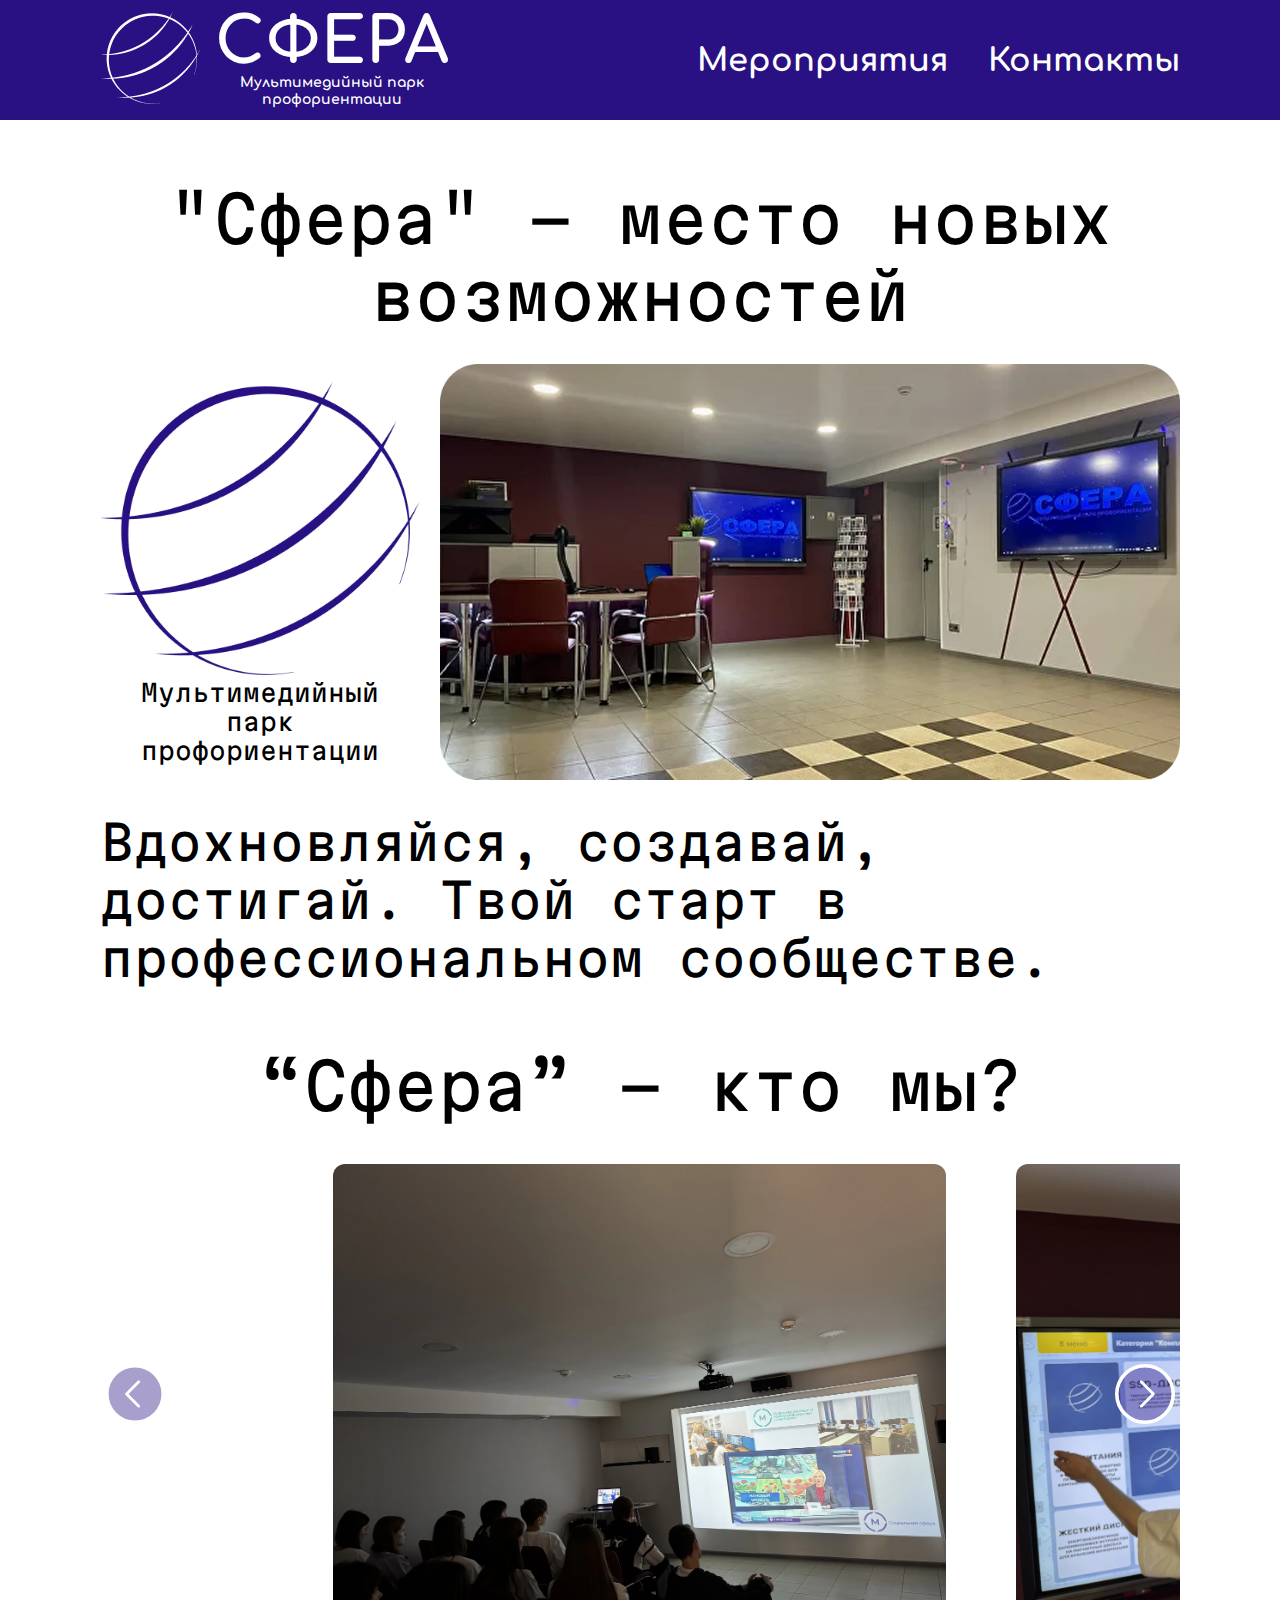
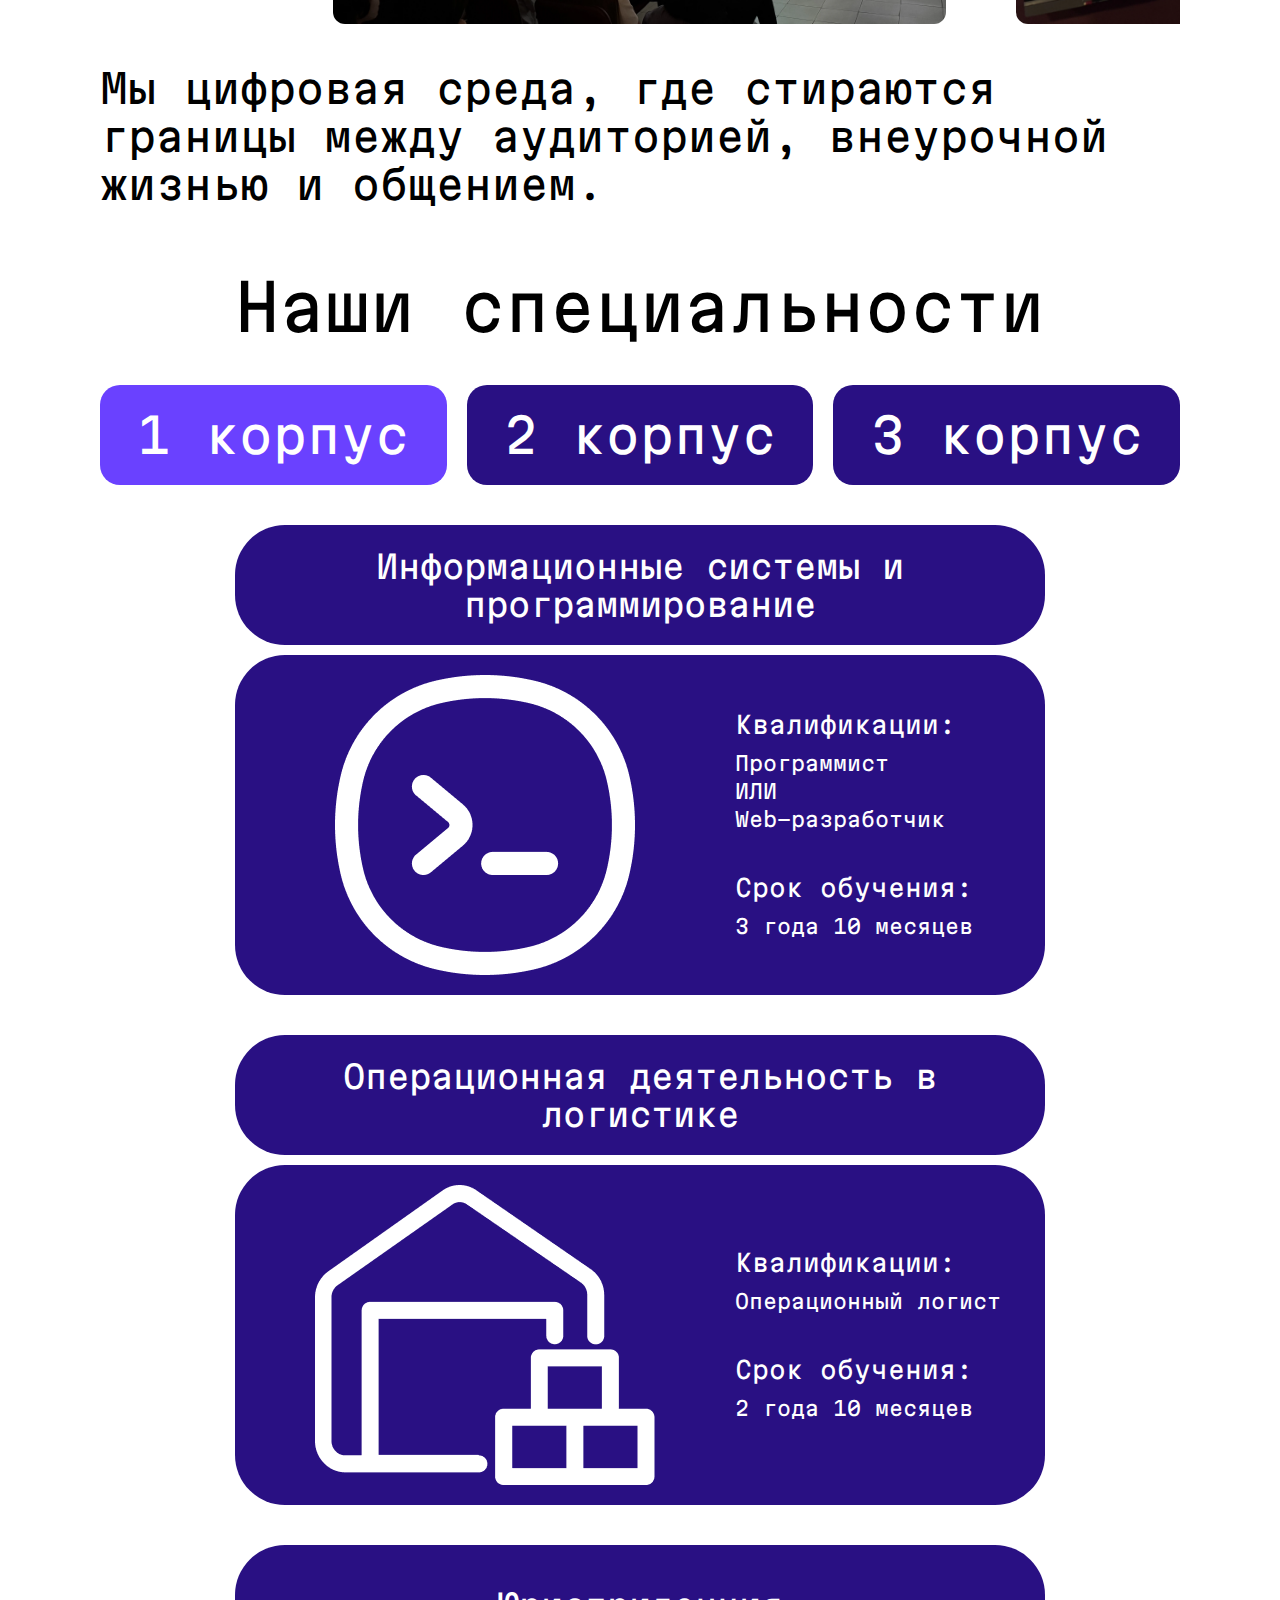
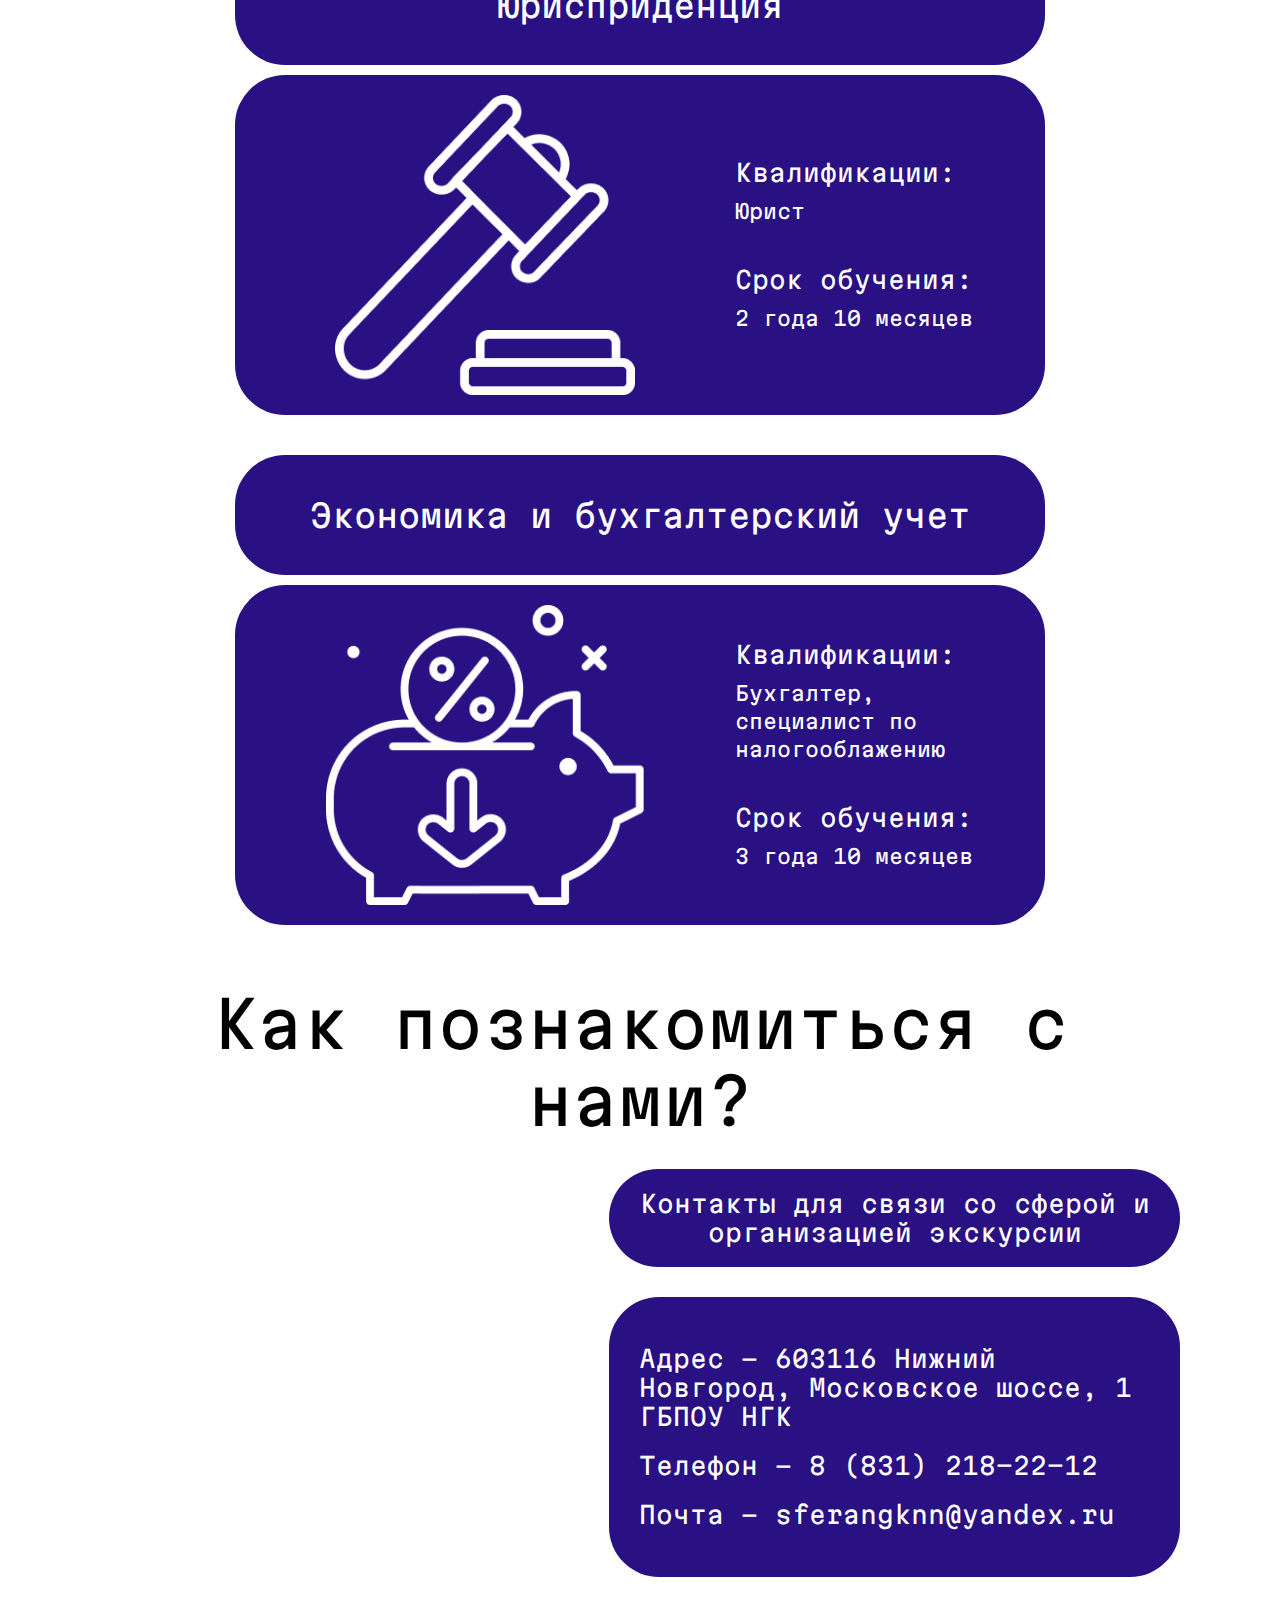
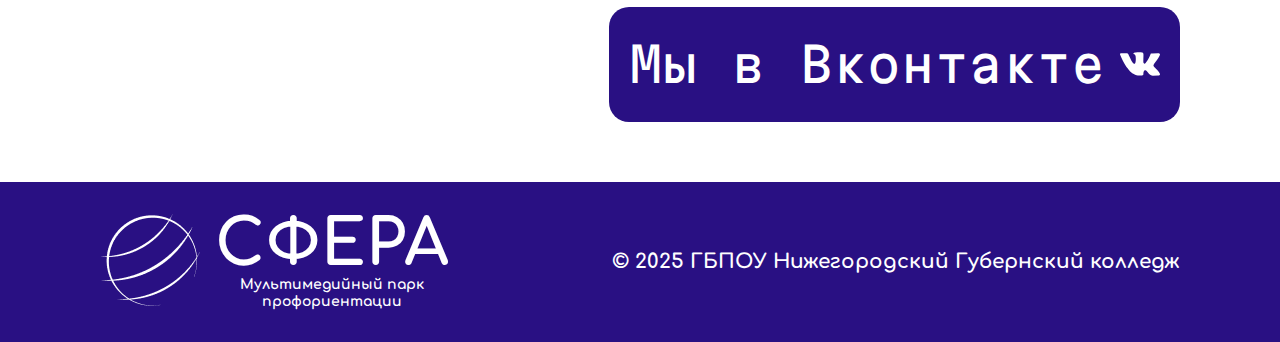
<file: index.html>
<!DOCTYPE html>
<html lang="ru">

<head>
    <meta charset="UTF-8">
    <meta name="viewport" content="width=device-width, initial-scale=1.0">
    <title>Сфера</title>
    <link rel="stylesheet" href="style_one.css">
</head>

<body>
    <header>
        <a href="index.html">
            <div class="logo">
                <div>
                    <img src="./img/logo.webp" alt="" height="92" width="100">
                </div>
                <div class="text-logo">
                    <h1>СФЕРА</h1>
                    <h3>Мультимедийный парк <br>
                        профориентации</h3>
                </div>
            </div>
        </a>
        <input type="checkbox" id="burger-toggle" class="burger-toggle">
        <label for="burger-toggle" class="burger-btn">
            <span></span>
            <span></span>
            <span></span>
        </label>

        <div class="links">
            <h2><a href="index_two.html">Мероприятия</a></h2>
            <h2><a href="Index_three.html">Контакты</a></h2>
        </div>
    </header>
    <main>
        <div class="container-one">
            <div class="zagl">
                <h1>"Сфера" - место новых возможностей</h1>
            </div>
            <div class="sfera_main">
                <div>
                    <img src="./img/logo_blue.webp" alt="" height="381" width="415">
                    <h3>Мультимедийный парк <br>
                        профориентации</h3>
                </div>
                <div>
                    <img src="./img/sfera_main.webp" alt="tessss" height="541" width="963">
                </div>
            </div>
            <div>
                <h2>
                    Вдохновляйся, создавай, достигай. Твой старт в профессиональном сообществе.
                    <h2>
            </div>
        </div>
        <div class="container-two">
            <div class="zagl">
                <h1>“Сфера” - кто мы?</h1>
            </div>
            <div class="slider container">
                <div class="slider-button-down">
                    <svg width="100" height="100" viewBox="0 0 100 100" fill="none" xmlns="http://www.w3.org/2000/svg">
                        <circle cx="50" cy="50" r="47" transform="matrix(-1 0 0 1 100 0)" fill="#291083"
                            fill-opacity="0.4" stroke="white" stroke-width="6" stroke-linejoin="round" />
                        <path
                            d="M57.9083 28.0292C57.4689 27.5903 56.8732 27.3438 56.2521 27.3438C55.631 27.3438 55.0353 27.5903 54.5958 28.0292L34.2833 48.3417C33.8444 48.7811 33.5979 49.3768 33.5979 49.9979C33.5979 50.619 33.8444 51.2147 34.2833 51.6542L54.5958 71.9667C55.0401 72.3807 55.6278 72.6061 56.2349 72.5954C56.8421 72.5846 57.4215 72.3387 57.8509 71.9093C58.2803 71.4798 58.5263 70.9005 58.537 70.2933C58.5477 69.6861 58.3223 69.0985 57.9083 68.6542L39.2521 49.9979L57.9083 31.3417C58.3472 30.9022 58.5937 30.3065 58.5937 29.6854C58.5937 29.0643 58.3472 28.4686 57.9083 28.0292Z"
                            fill="white" />
                    </svg>
                </div>

                <div class="slider-foto">
                    <div class="slider-img"><img src="./img/slaider (1).webp" width="800px"></div>
                    <div class="slider-img"><img src="./img/slaider (2).webp"></div>
                    <div class="slider-img"><img src="./img/slaider (3).webp"></div>
                    <div class="slider-img"><img src="./img/slaider (4).webp"></div>
                    <div class="slider-img"><img src="./img/slaider (5).webp"></div>
                    <div class="slider-img"><img src="./img/slaider (6).webp"></div>
                    <div class="slider-img"><img src="./img/slaider (7).webp"></div>
                </div>

                <div class="slider-button-next">
                    <svg width="100" height="100" viewBox="0 0 100 100" fill="none" xmlns="http://www.w3.org/2000/svg">
                        <circle cx="50" cy="50" r="47" fill="#291083" fill-opacity="0.4" stroke="white" stroke-width="6"
                            stroke-linejoin="round" />
                        <path
                            d="M42.0917 28.0292C42.5311 27.5903 43.1268 27.3438 43.7479 27.3438C44.369 27.3438 44.9647 27.5903 45.4042 28.0292L65.7167 48.3417C66.1556 48.7811 66.4021 49.3768 66.4021 49.9979C66.4021 50.619 66.1556 51.2147 65.7167 51.6542L45.4042 71.9667C44.9599 72.3807 44.3722 72.6061 43.765 72.5954C43.1578 72.5846 42.5785 72.3387 42.1491 71.9093C41.7197 71.4798 41.4737 70.9005 41.463 70.2933C41.4523 69.6861 41.6777 69.0985 42.0917 68.6542L60.7479 49.9979L42.0917 31.3417C41.6528 30.9022 41.4062 30.3065 41.4062 29.6854C41.4062 29.0643 41.6528 28.4686 42.0917 28.0292Z"
                            fill="white" />
                    </svg>
                </div>
            </div>
            <div class="stars-sfera">
                <div class="text-stars">
                    <h2>Мы цифровая среда, где стираются
                        границы между аудиторией,
                        внеурочной жизнью и общением.</h2>
                </div>
            </div>
        </div>
        <div class="container-three">
            <div class="zagl">
                <h1>Наши специальности</h1>
            </div>
            <div class="tabs">
                <button class="button-blue active" onclick="showBlock(1)">1 корпус</button>
                <button class="button-blue" onclick="showBlock(2)">2 корпус</button>
                <button class="button-blue" onclick="showBlock(3)">3 корпус</button>
            </div>
            <div id="block1" class="content-block">
                <div class="combo">
                    <div class="block-zagl">
                        <h2>Информационные системы и программирование</h2>
                    </div>
                    <div class="block-img-text">
                        <div class="block-img">
                            <img src="./img/k1v1.webp" alt="">
                        </div>
                        <div class="block-text">
                            <div cla>
                                <h3>Квалификации:</h3>
                                <h4>Программист <br>
                                    ИЛИ <br>
                                    Web-разработчик</h4>
                            </div>
                            <div>
                                <h3>Срок обучения:</h3>
                                <h4>3 года 10 месяцев</h4>
                            </div>
                        </div>
                    </div>
                </div>
                <div class="combo">
                    <div class="block-zagl">
                        <h2>Операционная деятельность в логистике</h2>
                    </div>
                    <div class="block-img-text">
                        <div class="block-img">
                            <img src="./img/k1v2.webp" alt="">
                        </div>
                        <div class="block-text">
                            <div>
                                <h3>Квалификации:</h3>
                                <h4>Операционный логист</h4>
                            </div>
                            <div>
                                <h3>Срок обучения:</h3>
                                <h4>2 года 10 месяцев</h4>
                            </div>
                        </div>
                    </div>
                </div>
                <div class="combo">
                    <div class="block-zagl">
                        <h2>Юрисприденция</h2>
                    </div>
                    <div class="block-img-text">
                        <div class="block-img">
                            <img src="./img/k1v3.webp" alt="">
                        </div>
                        <div class="block-text">
                            <div>
                                <h3>Квалификации:</h3>
                                <h4>Юрист</h4>
                            </div>
                            <div>
                                <h3>Срок обучения:</h3>
                                <h4>2 года 10 месяцев</h4>
                            </div>
                        </div>
                    </div>
                </div>
                <div class="combo">
                    <div class="block-zagl">
                        <h2>Экономика и бухгалтерский учет</h2>
                    </div>
                    <div class="block-img-text">
                        <div class="block-img">
                            <img src="./img/k1v4.webp" alt="">
                        </div>
                        <div class="block-text">
                            <div>
                                <h3>Квалификации:</h3>
                                <h4>Бухгалтер, специалист
                                    по налогооблажению</h4>
                            </div>
                            <div>
                                <h3>Срок обучения:</h3>
                                <h4>3 года 10 месяцев</h4>
                            </div>
                        </div>
                    </div>
                </div>
            </div>
            <div id="block2" class="content-block">
                <div class="combo">
                    <div class="block-zagl">
                        <h2>Документационное обеспечение управления и архововедениемы</h2>
                    </div>
                    <div class="block-img-text">
                        <div class="block-img">
                            <img src="./img/k2v1.webp" alt="">
                        </div>
                        <div class="block-text">
                            <div>
                                <h3>Квалификации:</h3>
                                <h4>Специалист по документационному обеспечению управления, архивист</h4>
                            </div>
                            <div>
                                <h3>Срок обучения:</h3>
                                <h4>3 года 10 месяцев</h4>
                            </div>
                        </div>
                    </div>
                </div>
                <div class="combo">
                    <div class="block-zagl">
                        <h2>Банковское дело</h2>
                    </div>
                    <div class="block-img-text">
                        <div class="block-img">
                            <img src="./img/k2v2.webp" alt="">
                        </div>
                        <div class="block-text">
                            <div>
                                <h3>Квалификации:</h3>
                                <h4>Специалист банковского дела</h4>
                            </div>
                            <div>
                                <h3>Срок обучения:</h3>
                                <h4>1 года 10 месяцев</h4>
                            </div>
                        </div>
                    </div>
                </div>
                <div class="combo">
                    <div class="block-zagl">
                        <h2>Торговое дело</h2>
                    </div>
                    <div class="block-img-text">
                        <div class="block-img">
                            <img src="./img/k2v3.webp" alt="">
                        </div>
                        <div class="block-text">
                            <div>
                                <h3>Квалификации:</h3>
                                <h4>Специалист торгового дела</h4>
                            </div>
                            <div>
                                <h3>Срок обучения:</h3>
                                <h4>2 года 10 месяцев</h4>
                            </div>
                        </div>
                    </div>
                </div>
            </div>
            <div id="block3" class="content-block">
                <div class="combo">
                    <div class="block-zagl">
                        <h2>Дошкольное образование</h2>
                    </div>
                    <div class="block-img-text">
                        <div class="block-img">
                            <img src="./img/k3v1.webp" alt="">
                        </div>
                        <div class="block-text">
                            <div>
                                <h3>Квалификации:</h3>
                                <h4>Воспитатель детей дошкольного возраста</h4>
                            </div>
                            <div>
                                <h3>Срок обучения:</h3>
                                <h4>3 года 10 месяцев</h4>
                            </div>
                        </div>
                    </div>
                </div>
                <div class="combo">
                    <div class="block-zagl">
                        <h2>Специальное дошкольное образование</h2>
                    </div>
                    <div class="block-img-text">
                        <div class="block-img">
                            <img src="./img/k3v2.webp" alt="">
                        </div>
                        <div class="block-text">
                            <div>
                                <h3>Квалификации:</h3>
                                <h4>Воспитатель детей дошкольного возраста с отклонением в развитии и с сохранным
                                    сознанием</h4>
                            </div>
                            <div>
                                <h3>Срок обучения:</h3>
                                <h4>3 года 10 месяцев</h4>
                            </div>
                        </div>
                    </div>
                </div>
                <div class="combo">
                    <div class="block-zagl">
                        <h2>Преподавание в начальных классах</h2>
                    </div>
                    <div class="block-img-text">
                        <div class="block-img">
                            <img src="./img/k3v3.webp" alt="">
                        </div>
                        <div class="block-text">
                            <div>
                                <h3>Квалификации:</h3>
                                <h4>Учитель начальных классов</h4>
                            </div>
                            <div>
                                <h3>Срок обучения:</h3>
                                <h4>3 года 10 месяцев</h4>
                            </div>
                        </div>
                    </div>
                </div>
                <div class="combo">
                    <div class="block-zagl">
                        <h2>Музыкальное образование</h2>
                    </div>
                    <div class="block-img-text">
                        <div class="block-img">
                            <img src="./img/k3v4.webp" alt="">
                        </div>
                        <div class="block-text">
                            <div>
                                <h3>Квалификации:</h3>
                                <h4>Учитеель музыки, музыкальный руководитель</h4>
                            </div>
                            <div>
                                <h3>Срок обучения:</h3>
                                <h4>3 года 10 месяцев</h4>
                            </div>
                        </div>
                    </div>
                </div>
            </div>
        </div>
        <div class="container-four">
            <div class="zagl">
                <h1>Как познакомиться с нами?</h1>
            </div>
            <div class="map-contact">
                <div class="map">
                    <iframe
                        src="https://yandex.ru/map-widget/v1/?um=constructor%3A216acb6a390e2ec9b8cda66357fffd8dc6ca406313ae1ebc5ffca68066d7fcd2&amp;source=constructor"
                        width="890" height="550" frameborder="0">
                    </iframe>
                </div>
                <div class="contact">
                    <div class="contact-text">
                        <div class="h2-text">
                            <h2>Контакты для связи со сферой и организацией экскурсии</h2>
                        </div>
                        <div class="h3-text">
                            <h3>Адрес - 603116 Нижний Новгород, Московское шоссе, 1 ГБПОУ НГК</h3>
                            <h3>Телефон - 8 (831) 218-22-12</h3>
                            <h3>Почта - sferangknn@yandex.ru</h3>
                        </div>
                        <a href="https://vk.com/centrngk" class="button-blue">Мы в Вконтакте<img src="./img/vk.svg"
                                alt=""></a>
                    </div>
                </div>
            </div>
        </div>
    </main>
    <footer>
        <div class="logo">
            <div>
                <img src="./img/logo.webp" alt="" height="92" width="100">
            </div>
            <div class="text-logo">
                <h1>СФЕРА</h1>
                <h3>Мультимедийный парк <br>
                    профориентации</h3>
            </div>
        </div>
        <div class="ngk">
            <h2>© 2025 ГБПОУ Нижегородский Губернский колледж</h2>
        </div>
    </footer>
</body>
<script>
    const slider = document.querySelector('.slider-foto');
    const slides = document.querySelectorAll('.slider-img');
    const nextBtn = document.querySelector('.slider-button-next');
    const prevBtn = document.querySelector('.slider-button-down');

    nextBtn.addEventListener('click', () => {
        slider.scrollLeft += 800;
    });

    prevBtn.addEventListener('click', () => {
        slider.scrollLeft -= 800;
    });

</script>

<script>
    function showBlock(blockNumber) {

        const blocks = document.querySelectorAll('.content-block');
        blocks.forEach(block => {
            block.style.display = 'none';
        });

        const selectedBlock = document.getElementById(`block${blockNumber}`);
        if (selectedBlock) {
            selectedBlock.style.display = 'flex';
        }

        const buttons = document.querySelectorAll('.button-blue');
        buttons.forEach((button, index) => {
            if (index === blockNumber - 1) {
                button.classList.add('active');
            } else {
                button.classList.remove('active');
            }
        });
    }
</script>

</html>
</file>
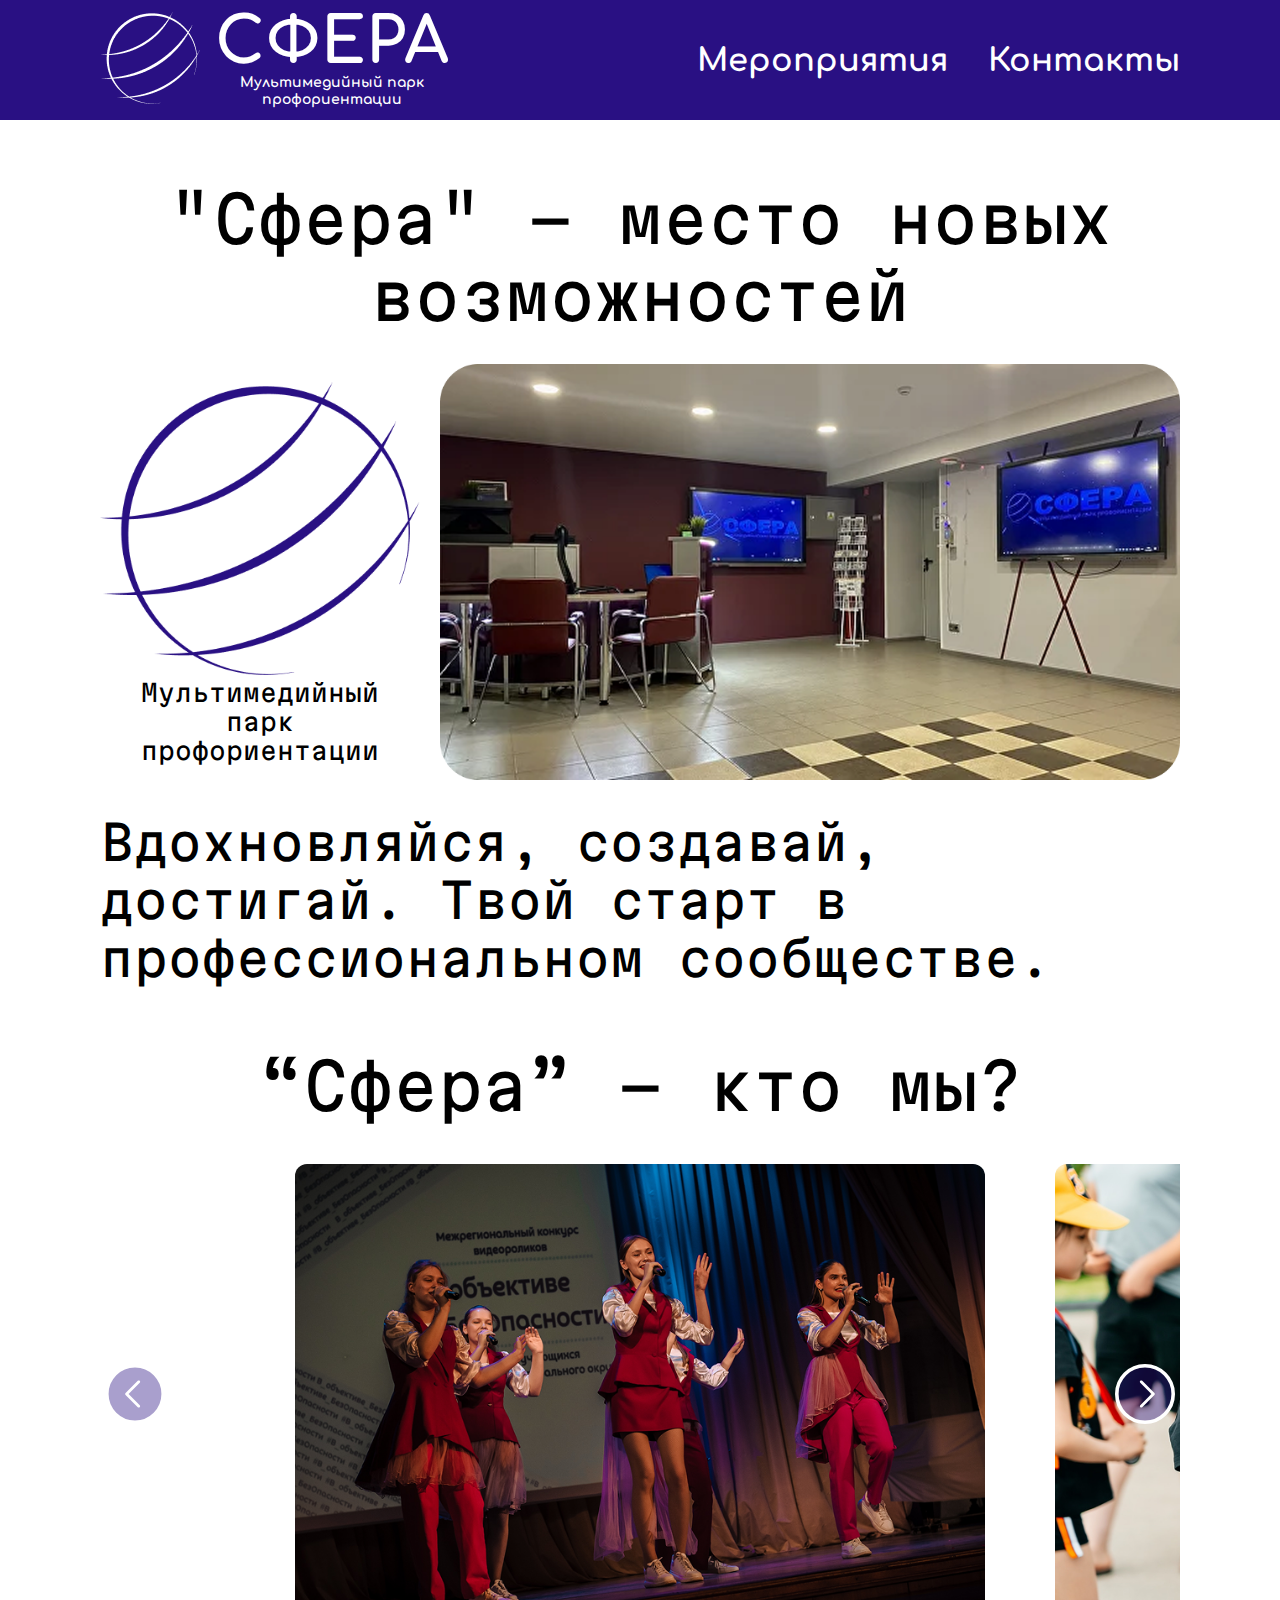
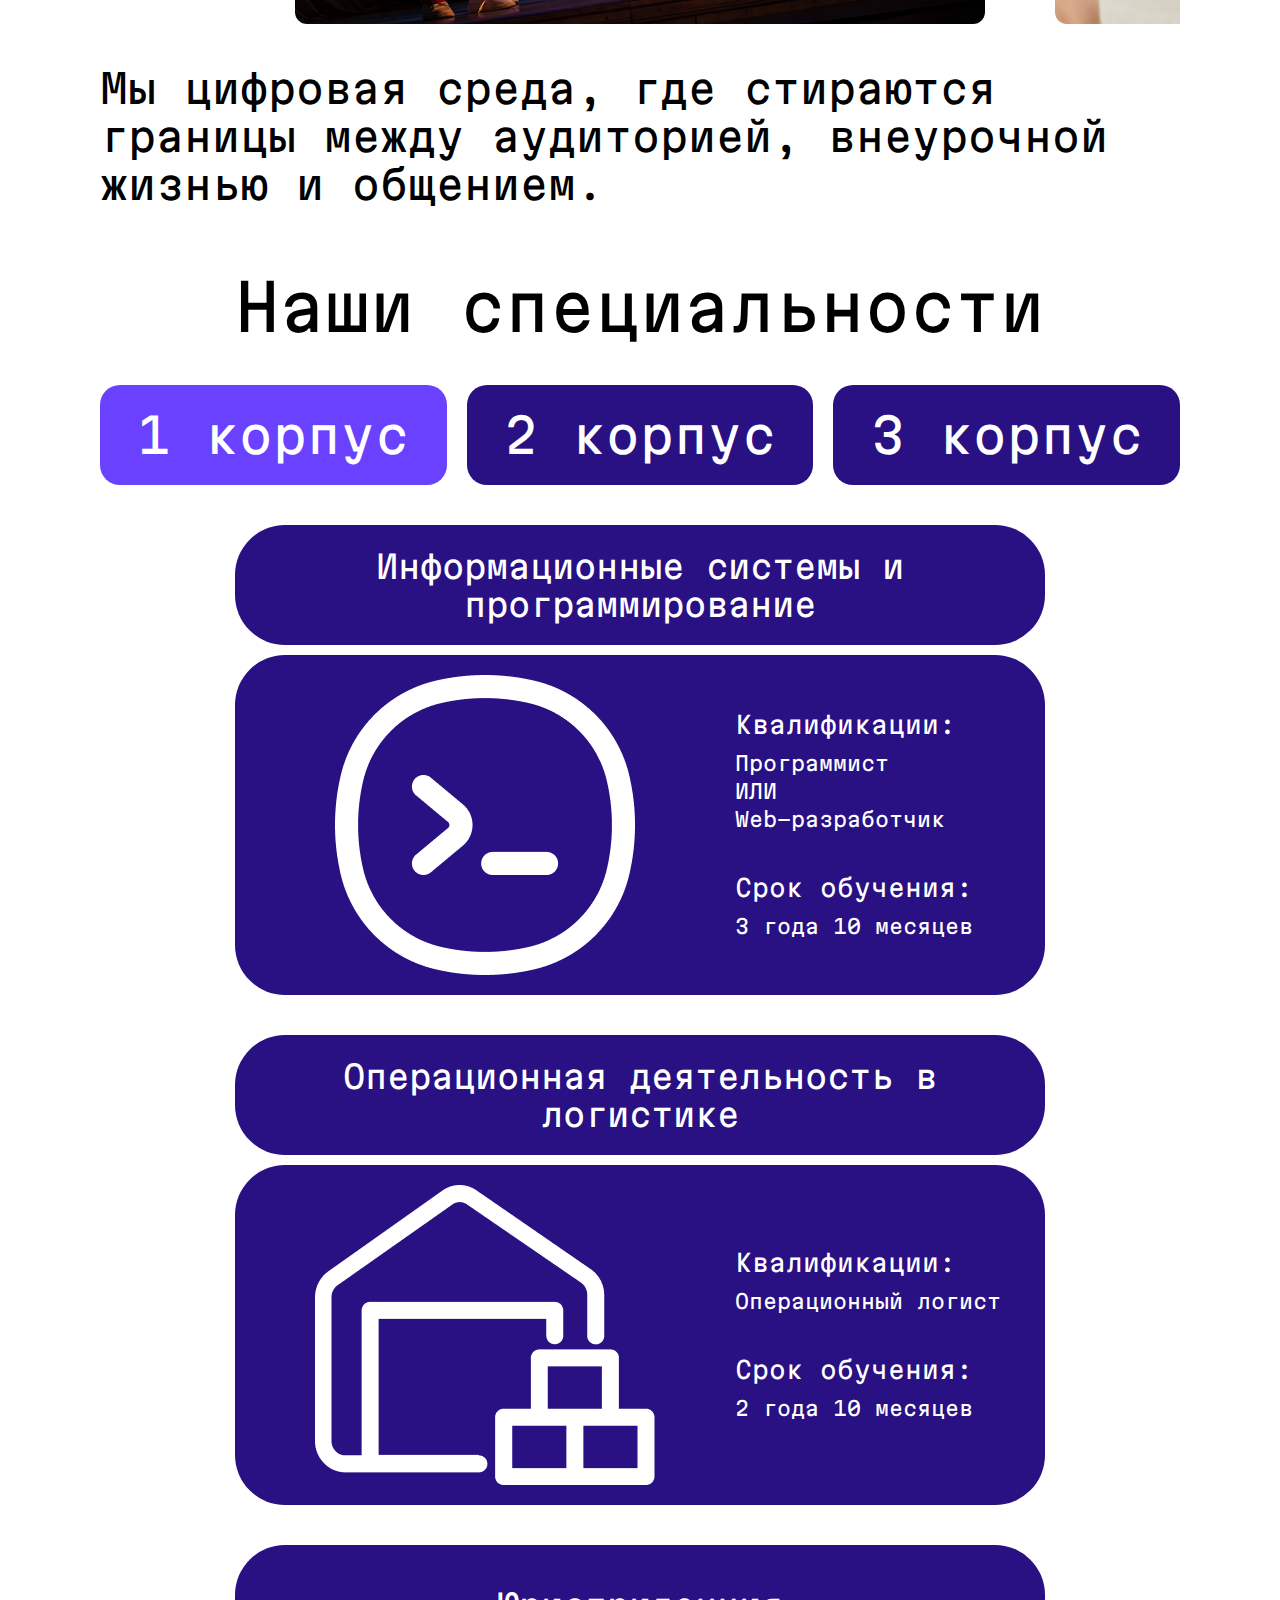
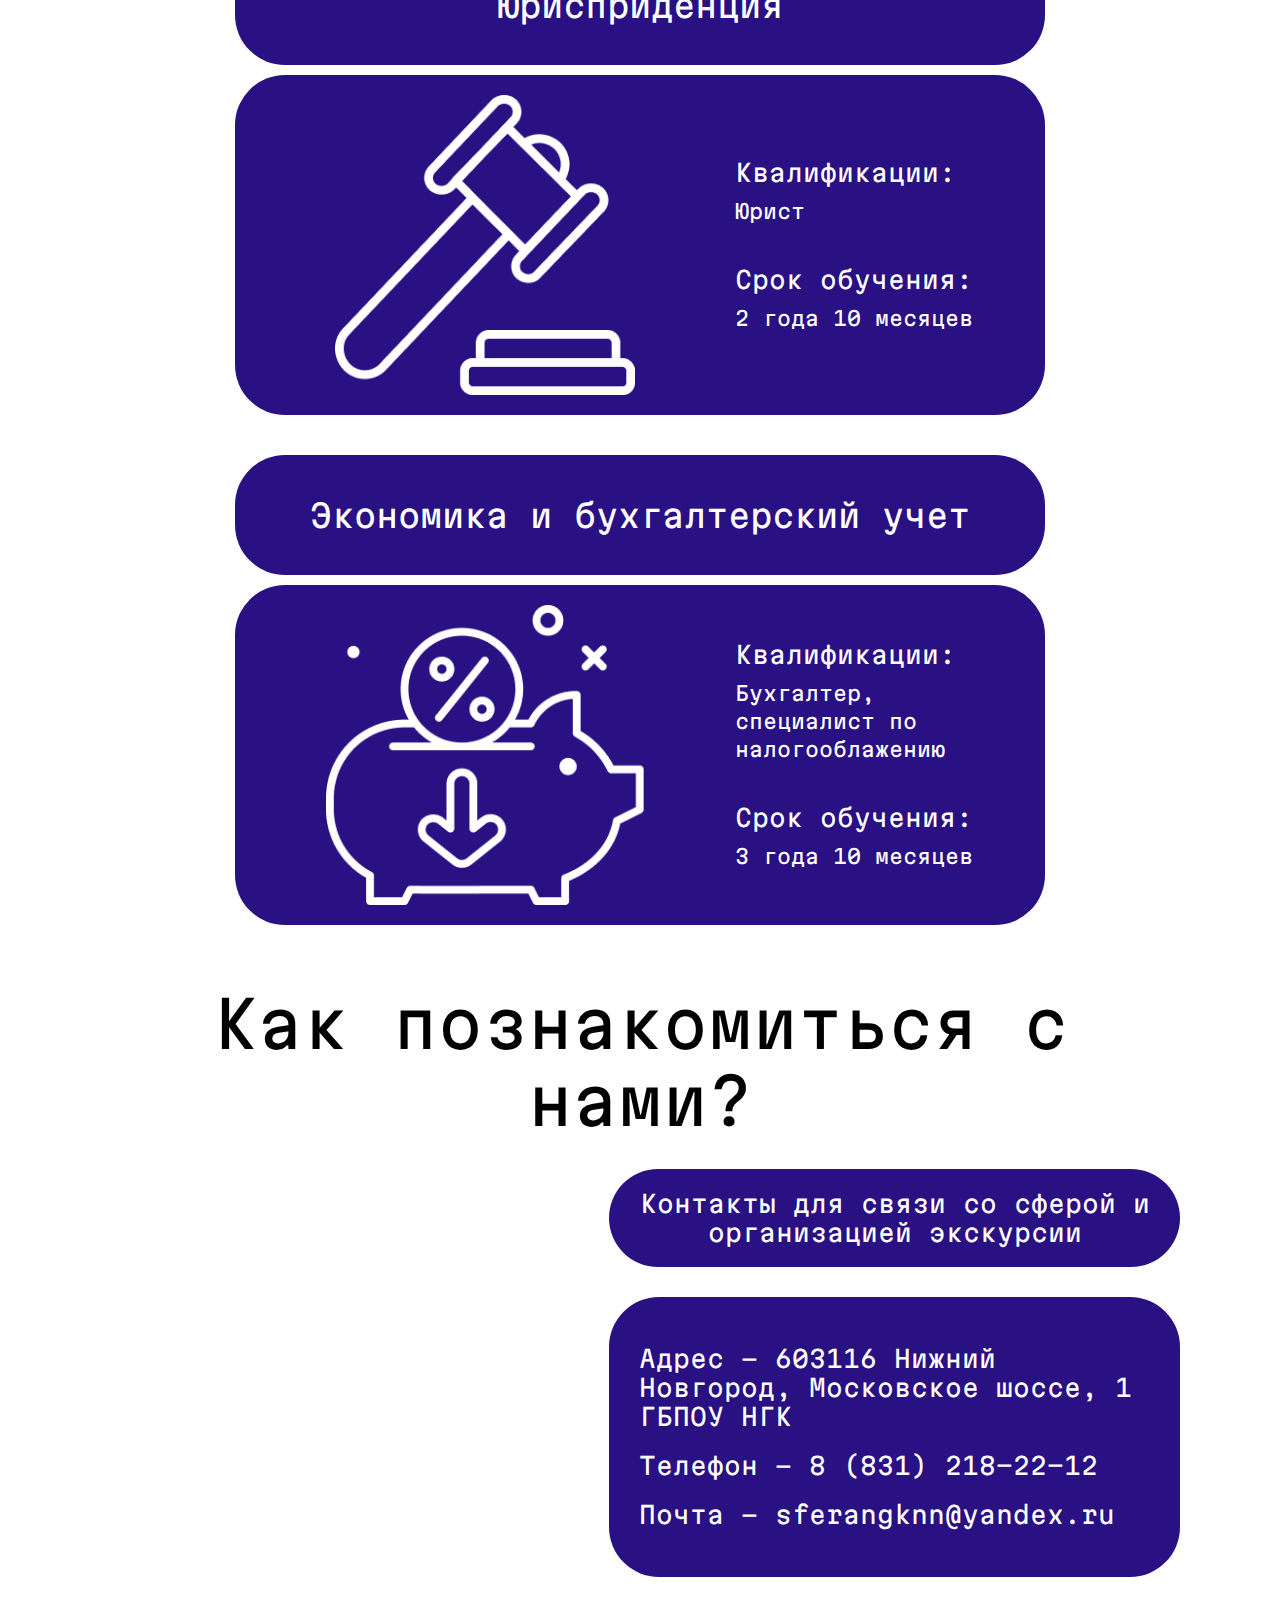
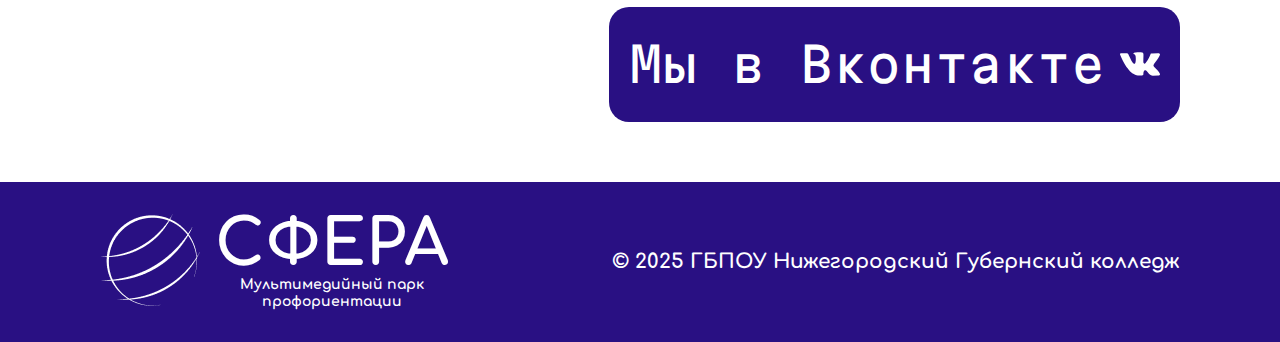
<file: index_one.html>
<!DOCTYPE html>
<html lang="ru">

<head>
    <meta charset="UTF-8">
    <meta name="viewport" content="width=device-width, initial-scale=1.0">
    <title>Сфера</title>
    <link rel="stylesheet" href="style_one.css">
</head>

<body>
    <header>
        <a href="index_one.html">
            <div class="logo">
                <div>
                    <img src="/img/logo.png" alt="" height="92" width="100">
                </div>
                <div class="text-logo">
                    <h1>СФЕРА</h1>
                    <h3>Мультимедийный парк <br>
                        профориентации</h3>
                </div>
            </div>
        </a>
        <input type="checkbox" id="burger-toggle" class="burger-toggle">
        <label for="burger-toggle" class="burger-btn">
            <span></span>
            <span></span>
            <span></span>
        </label>

        <div class="links">
            <h2><a href="index_two.html">Мероприятия</a></h2>
            <h2><a href="Index_three.html">Контакты</a></h2>
        </div>
    </header>
    <main>
        <div class="container-one">
            <div class="zagl">
                <h1>"Сфера" - место новых возможностей</h1>
            </div>
            <div class="sfera_main">
                <div>
                    <img src="/img/logo_blue.png" alt="" height="381" width="415">
                    <h3>Мультимедийный парк <br>
                        профориентации</h3>
                </div>
                <div>
                    <img src="/img/sfera_main.png" alt="" height="541" width="963">
                </div>
            </div>
            <div>
                <h2>
                    Вдохновляйся, создавай, достигай. Твой старт в профессиональном сообществе.
                    <h2>
            </div>
        </div>
        <div class="container-two">
            <div class="zagl">
                <h1>“Сфера” - кто мы?</h1>
            </div>
            <div class="slider container">
                <div class="slider-button-down">
                    <svg width="100" height="100" viewBox="0 0 100 100" fill="none" xmlns="http://www.w3.org/2000/svg">
                        <circle cx="50" cy="50" r="47" transform="matrix(-1 0 0 1 100 0)" fill="#291083"
                            fill-opacity="0.4" stroke="white" stroke-width="6" stroke-linejoin="round" />
                        <path
                            d="M57.9083 28.0292C57.4689 27.5903 56.8732 27.3438 56.2521 27.3438C55.631 27.3438 55.0353 27.5903 54.5958 28.0292L34.2833 48.3417C33.8444 48.7811 33.5979 49.3768 33.5979 49.9979C33.5979 50.619 33.8444 51.2147 34.2833 51.6542L54.5958 71.9667C55.0401 72.3807 55.6278 72.6061 56.2349 72.5954C56.8421 72.5846 57.4215 72.3387 57.8509 71.9093C58.2803 71.4798 58.5263 70.9005 58.537 70.2933C58.5477 69.6861 58.3223 69.0985 57.9083 68.6542L39.2521 49.9979L57.9083 31.3417C58.3472 30.9022 58.5937 30.3065 58.5937 29.6854C58.5937 29.0643 58.3472 28.4686 57.9083 28.0292Z"
                            fill="white" />
                    </svg>
                </div>

                <div class="slider-foto">
                    <div class="slider-img"><img src="/img/slaider (1).png"></div>
                    <div class="slider-img"><img src="/img/slaider (2).png"></div>
                    <div class="slider-img"><img src="/img/slaider (3).png"></div>
                    <div class="slider-img"><img src="/img/slaider (4).png"></div>
                    <div class="slider-img"><img src="/img/slaider (5).png"></div>
                    <div class="slider-img"><img src="/img/slaider (6).png"></div>
                    <div class="slider-img"><img src="/img/slaider (7).png"></div>
                </div>

                <div class="slider-button-next">
                    <svg width="100" height="100" viewBox="0 0 100 100" fill="none" xmlns="http://www.w3.org/2000/svg">
                        <circle cx="50" cy="50" r="47" fill="#291083" fill-opacity="0.4" stroke="white" stroke-width="6"
                            stroke-linejoin="round" />
                        <path
                            d="M42.0917 28.0292C42.5311 27.5903 43.1268 27.3438 43.7479 27.3438C44.369 27.3438 44.9647 27.5903 45.4042 28.0292L65.7167 48.3417C66.1556 48.7811 66.4021 49.3768 66.4021 49.9979C66.4021 50.619 66.1556 51.2147 65.7167 51.6542L45.4042 71.9667C44.9599 72.3807 44.3722 72.6061 43.765 72.5954C43.1578 72.5846 42.5785 72.3387 42.1491 71.9093C41.7197 71.4798 41.4737 70.9005 41.463 70.2933C41.4523 69.6861 41.6777 69.0985 42.0917 68.6542L60.7479 49.9979L42.0917 31.3417C41.6528 30.9022 41.4062 30.3065 41.4062 29.6854C41.4062 29.0643 41.6528 28.4686 42.0917 28.0292Z"
                            fill="white" />
                    </svg>
                </div>
            </div>
            <div class="stars-sfera">
                <div class="text-stars">
                    <h2>Мы цифровая среда, где стираются
                        границы между аудиторией,
                        внеурочной жизнью и общением.</h2>
                </div>
            </div>
        </div>
        <div class="container-three">
            <div class="zagl">
                <h1>Наши специальности</h1>
            </div>
            <div class="tabs">
                <button class="button-blue active" onclick="showBlock(1)">1 корпус</button>
                <button class="button-blue" onclick="showBlock(2)">2 корпус</button>
                <button class="button-blue" onclick="showBlock(3)">3 корпус</button>
            </div>
            <div id="block1" class="content-block">
                <div class="combo">
                    <div class="block-zagl">
                        <h2>Информационные системы и программирование</h2>
                    </div>
                    <div class="block-img-text">
                        <div class="block-img">
                            <img src="/img/k1v1.png" alt="">
                        </div>
                        <div class="block-text">
                            <div cla>
                                <h3>Квалификации:</h3>
                                <h4>Программист <br>
                                    ИЛИ <br>
                                    Web-разработчик</h4>
                            </div>
                            <div>
                                <h3>Срок обучения:</h3>
                                <h4>3 года 10 месяцев</h4>
                            </div>
                        </div>
                    </div>
                </div>
                <div class="combo">
                    <div class="block-zagl">
                        <h2>Операционная деятельность в логистике</h2>
                    </div>
                    <div class="block-img-text">
                        <div class="block-img">
                            <img src="/img/k1v2.png" alt="">
                        </div>
                        <div class="block-text">
                            <div>
                                <h3>Квалификации:</h3>
                                <h4>Операционный логист</h4>
                            </div>
                            <div>
                                <h3>Срок обучения:</h3>
                                <h4>2 года 10 месяцев</h4>
                            </div>
                        </div>
                    </div>
                </div>
                <div class="combo">
                    <div class="block-zagl">
                        <h2>Юрисприденция</h2>
                    </div>
                    <div class="block-img-text">
                        <div class="block-img">
                            <img src="/img/k1v3.png" alt="">
                        </div>
                        <div class="block-text">
                            <div>
                                <h3>Квалификации:</h3>
                                <h4>Юрист</h4>
                            </div>
                            <div>
                                <h3>Срок обучения:</h3>
                                <h4>2 года 10 месяцев</h4>
                            </div>
                        </div>
                    </div>
                </div>
                <div class="combo">
                    <div class="block-zagl">
                        <h2>Экономика и бухгалтерский учет</h2>
                    </div>
                    <div class="block-img-text">
                        <div class="block-img">
                            <img src="/img/k1v4.png" alt="">
                        </div>
                        <div class="block-text">
                            <div>
                                <h3>Квалификации:</h3>
                                <h4>Бухгалтер, специалист
                                    по налогооблажению</h4>
                            </div>
                            <div>
                                <h3>Срок обучения:</h3>
                                <h4>3 года 10 месяцев</h4>
                            </div>
                        </div>
                    </div>
                </div>
            </div>
            <div id="block2" class="content-block">
                <div class="combo">
                    <div class="block-zagl">
                        <h2>Документационное обеспечение управления и архововедениемы</h2>
                    </div>
                    <div class="block-img-text">
                        <div class="block-img">
                            <img src="/img/k2v1.png" alt="">
                        </div>
                        <div class="block-text">
                            <div>
                                <h3>Квалификации:</h3>
                                <h4>Специалист по документационному обеспечению управления, архивист</h4>
                            </div>
                            <div>
                                <h3>Срок обучения:</h3>
                                <h4>3 года 10 месяцев</h4>
                            </div>
                        </div>
                    </div>
                </div>
                <div class="combo">
                    <div class="block-zagl">
                        <h2>Банковское дело</h2>
                    </div>
                    <div class="block-img-text">
                        <div class="block-img">
                            <img src="/img/k2v2.png" alt="">
                        </div>
                        <div class="block-text">
                            <div>
                                <h3>Квалификации:</h3>
                                <h4>Специалист банковского дела</h4>
                            </div>
                            <div>
                                <h3>Срок обучения:</h3>
                                <h4>1 года 10 месяцев</h4>
                            </div>
                        </div>
                    </div>
                </div>
                <div class="combo">
                    <div class="block-zagl">
                        <h2>Торговое дело</h2>
                    </div>
                    <div class="block-img-text">
                        <div class="block-img">
                            <img src="/img/k2v3.png" alt="">
                        </div>
                        <div class="block-text">
                            <div>
                                <h3>Квалификации:</h3>
                                <h4>Специалист торгового дела</h4>
                            </div>
                            <div>
                                <h3>Срок обучения:</h3>
                                <h4>2 года 10 месяцев</h4>
                            </div>
                        </div>
                    </div>
                </div>
            </div>
            <div id="block3" class="content-block">
                <div class="combo">
                    <div class="block-zagl">
                        <h2>Дошкольное образование</h2>
                    </div>
                    <div class="block-img-text">
                        <div class="block-img">
                            <img src="/img/k3v1.png" alt="">
                        </div>
                        <div class="block-text">
                            <div>
                                <h3>Квалификации:</h3>
                                <h4>Воспитатель детей дошкольного возраста</h4>
                            </div>
                            <div>
                                <h3>Срок обучения:</h3>
                                <h4>3 года 10 месяцев</h4>
                            </div>
                        </div>
                    </div>
                </div>
                <div class="combo">
                    <div class="block-zagl">
                        <h2>Специальное дошкольное образование</h2>
                    </div>
                    <div class="block-img-text">
                        <div class="block-img">
                            <img src="/img/k3v2.png" alt="">
                        </div>
                        <div class="block-text">
                            <div>
                                <h3>Квалификации:</h3>
                                <h4>Воспитатель детей дошкольного возраста с отклонением в развитии и с сохранным
                                    сознанием</h4>
                            </div>
                            <div>
                                <h3>Срок обучения:</h3>
                                <h4>3 года 10 месяцев</h4>
                            </div>
                        </div>
                    </div>
                </div>
                <div class="combo">
                    <div class="block-zagl">
                        <h2>Преподавание в начальных классах</h2>
                    </div>
                    <div class="block-img-text">
                        <div class="block-img">
                            <img src="/img/k3v3.png" alt="">
                        </div>
                        <div class="block-text">
                            <div>
                                <h3>Квалификации:</h3>
                                <h4>Учитель начальных классов</h4>
                            </div>
                            <div>
                                <h3>Срок обучения:</h3>
                                <h4>3 года 10 месяцев</h4>
                            </div>
                        </div>
                    </div>
                </div>
                <div class="combo">
                    <div class="block-zagl">
                        <h2>Музыкальное образование</h2>
                    </div>
                    <div class="block-img-text">
                        <div class="block-img">
                            <img src="/img/k3v4.png" alt="">
                        </div>
                        <div class="block-text">
                            <div>
                                <h3>Квалификации:</h3>
                                <h4>Учитеель музыки, музыкальный руководитель</h4>
                            </div>
                            <div>
                                <h3>Срок обучения:</h3>
                                <h4>3 года 10 месяцев</h4>
                            </div>
                        </div>
                    </div>
                </div>
            </div>
        </div>
        <div class="container-four">
            <div class="zagl">
                <h1>Как познакомиться с нами?</h1>
            </div>
            <div class="map-contact">
                <div class="map">
                    <iframe
                        src="https://yandex.ru/map-widget/v1/?um=constructor%3A216acb6a390e2ec9b8cda66357fffd8dc6ca406313ae1ebc5ffca68066d7fcd2&amp;source=constructor"
                        width="890" height="550" frameborder="0">
                    </iframe>
                </div>
                <div class="contact">
                    <div class="contact-text">
                        <div class="h2-text">
                            <h2>Контакты для связи со сферой и организацией экскурсии</h2>
                        </div>
                        <div class="h3-text">
                            <h3>Адрес - 603116 Нижний Новгород, Московское шоссе, 1 ГБПОУ НГК</h3>
                            <h3>Телефон - 8 (831) 218-22-12</h3>
                            <h3>Почта - sferangknn@yandex.ru</h3>
                        </div>
                        <a href="https://vk.com/centrngk" class="button-blue">Мы в Вконтакте<img src="/img/vk.svg"
                                alt=""></a>
                    </div>
                </div>
            </div>
        </div>
    </main>
    <footer>
        <div class="logo">
            <div>
                <img src="/img/logo.png" alt="" height="92" width="100">
            </div>
            <div class="text-logo">
                <h1>СФЕРА</h1>
                <h3>Мультимедийный парк <br>
                    профориентации</h3>
            </div>
        </div>
        <div class="ngk">
            <h2>© 2025 ГБПОУ Нижегородский Губернский колледж</h2>
        </div>
    </footer>
</body>
<script>
    const slider = document.querySelector('.slider-foto');
    const slides = document.querySelectorAll('.slider-img');
    const nextBtn = document.querySelector('.slider-button-next');
    const prevBtn = document.querySelector('.slider-button-down');

    nextBtn.addEventListener('click', () => {
        slider.scrollLeft += 800;
    });

    prevBtn.addEventListener('click', () => {
        slider.scrollLeft -= 800;
    });

</script>

<script>
    function showBlock(blockNumber) {

        const blocks = document.querySelectorAll('.content-block');
        blocks.forEach(block => {
            block.style.display = 'none';
        });

        const selectedBlock = document.getElementById(`block${blockNumber}`);
        if (selectedBlock) {
            selectedBlock.style.display = 'flex';
        }

        const buttons = document.querySelectorAll('.button-blue');
        buttons.forEach((button, index) => {
            if (index === blockNumber - 1) {
                button.classList.add('active');
            } else {
                button.classList.remove('active');
            }
        });
    }
</script>

</html>
</file>
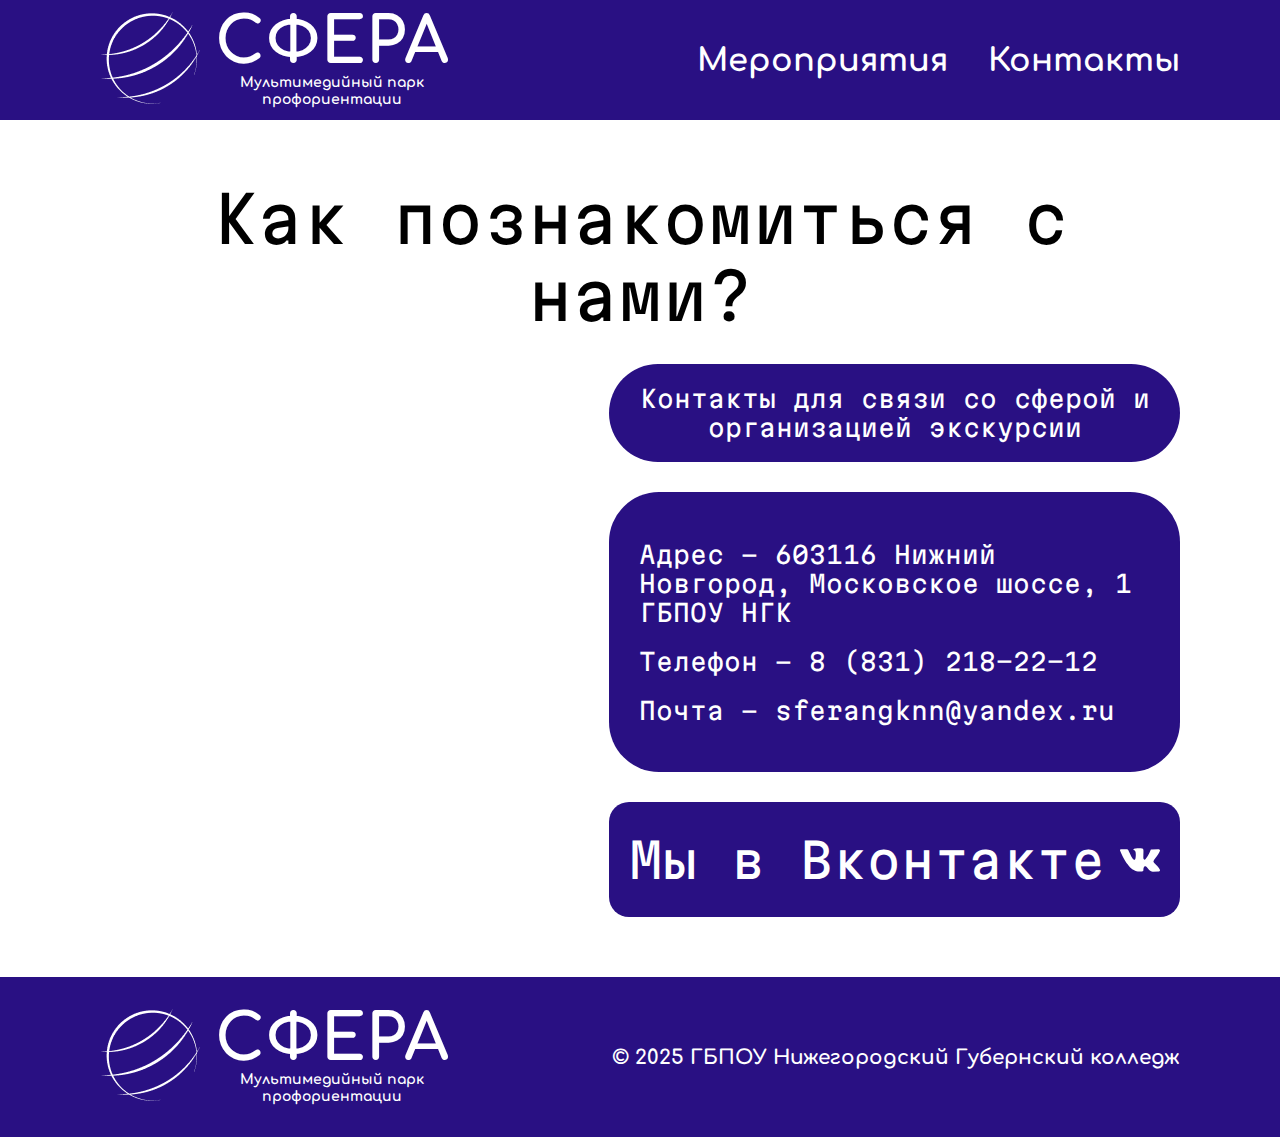
<file: Index_three.html>
<!DOCTYPE html>
<html lang="ru">

<head>
    <meta charset="UTF-8">
    <meta name="viewport" content="width=device-width, initial-scale=1.0">
    <title>Контакты</title>
    <link rel="stylesheet" href="style_one.css">
</head>

<body>
    <header>
        <a href="index.html">
            <div class="logo">
                <div>
                    <img src="./img/logo.webp" alt="" height="92" width="100">
                </div>
                <div class="text-logo">
                    <h1>СФЕРА</h1>
                    <h3>Мультимедийный парк <br>
                        профориентации</h3>
                </div>
            </div>
        </a>
        <input type="checkbox" id="burger-toggle" class="burger-toggle">
        <label for="burger-toggle" class="burger-btn">
            <span></span>
            <span></span>
            <span></span>
        </label>

        <div class="links">
            <h2><a href="index_two.html">Мероприятия</a></h2>
            <h2><a href="Index_three.html">Контакты</a></h2>
        </div>
    </header>
    <main>
        <div class="container-four">
            <div class="zagl">
                <h1>Как познакомиться с нами?</h1>
            </div>
            <div class="map-contact">
                <div class="map">
                    <iframe
                        src="https://yandex.ru/map-widget/v1/?um=constructor%3A216acb6a390e2ec9b8cda66357fffd8dc6ca406313ae1ebc5ffca68066d7fcd2&amp;source=constructor"
                        width="890" height="550" frameborder="0">
                    </iframe>
                </div>
                <div class="contact">
                    <div class="contact-text">
                        <div class="h2-text">
                            <h2>Контакты для связи со сферой и организацией экскурсии</h2>
                        </div>
                        <div class="h3-text">
                            <h3>Адрес - 603116 Нижний Новгород, Московское шоссе, 1 ГБПОУ НГК</h3>
                            <h3>Телефон - 8 (831) 218-22-12</h3>
                            <h3>Почта - sferangknn@yandex.ru</h3>
                        </div>
                        <a href="https://vk.com/centrngk" class="button-blue">Мы в Вконтакте<img src="./img/vk.svg"
                                alt=""></a>
                    </div>
                </div>
            </div>
        </div>
    </main>
    <footer>
        <div class="logo">
            <div>
                <img src="./img/logo.webp" alt="" height="92" width="100">
            </div>
            <div class="text-logo">
                <h1>СФЕРА</h1>
                <h3>Мультимедийный парк <br>
                    профориентации</h3>
            </div>
        </div>
        <div class="ngk">
            <h2>© 2025 ГБПОУ Нижегородский Губернский колледж</h2>
        </div>
    </footer>
</body>

</html>
</file>
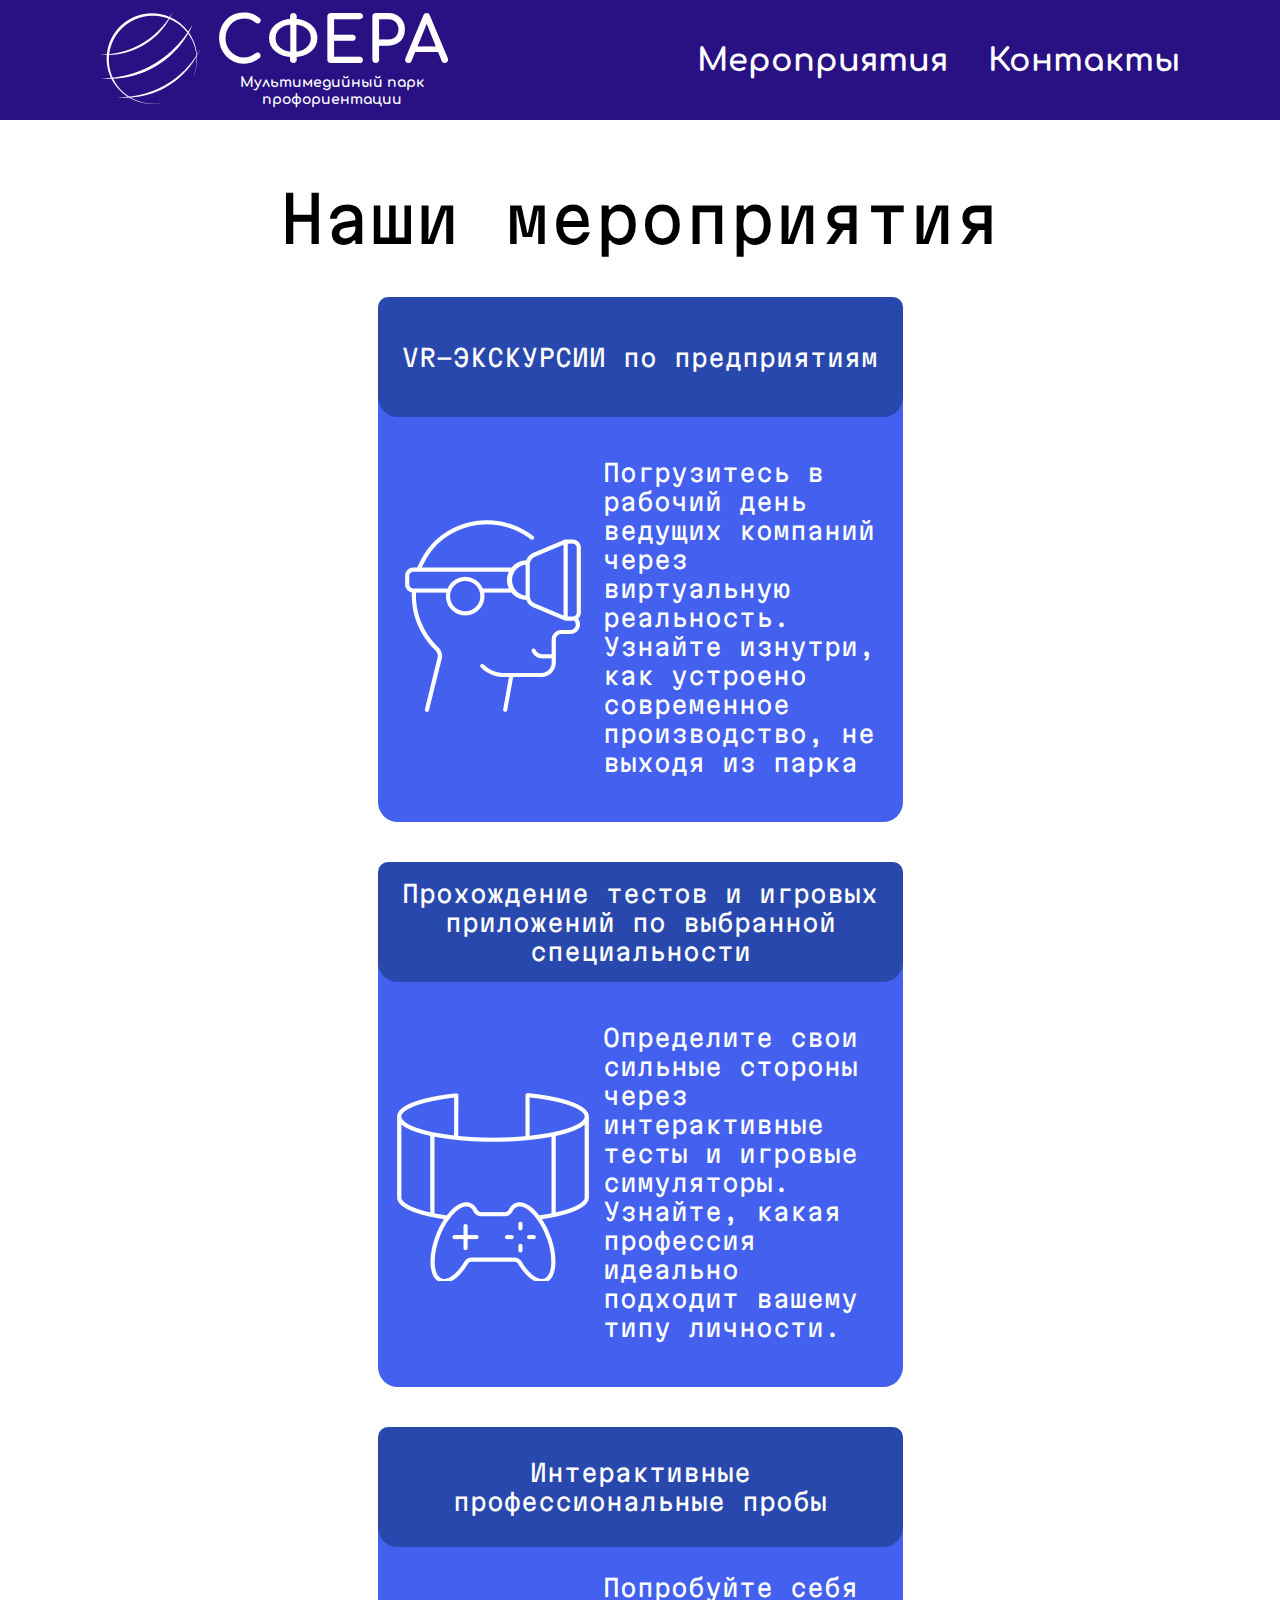
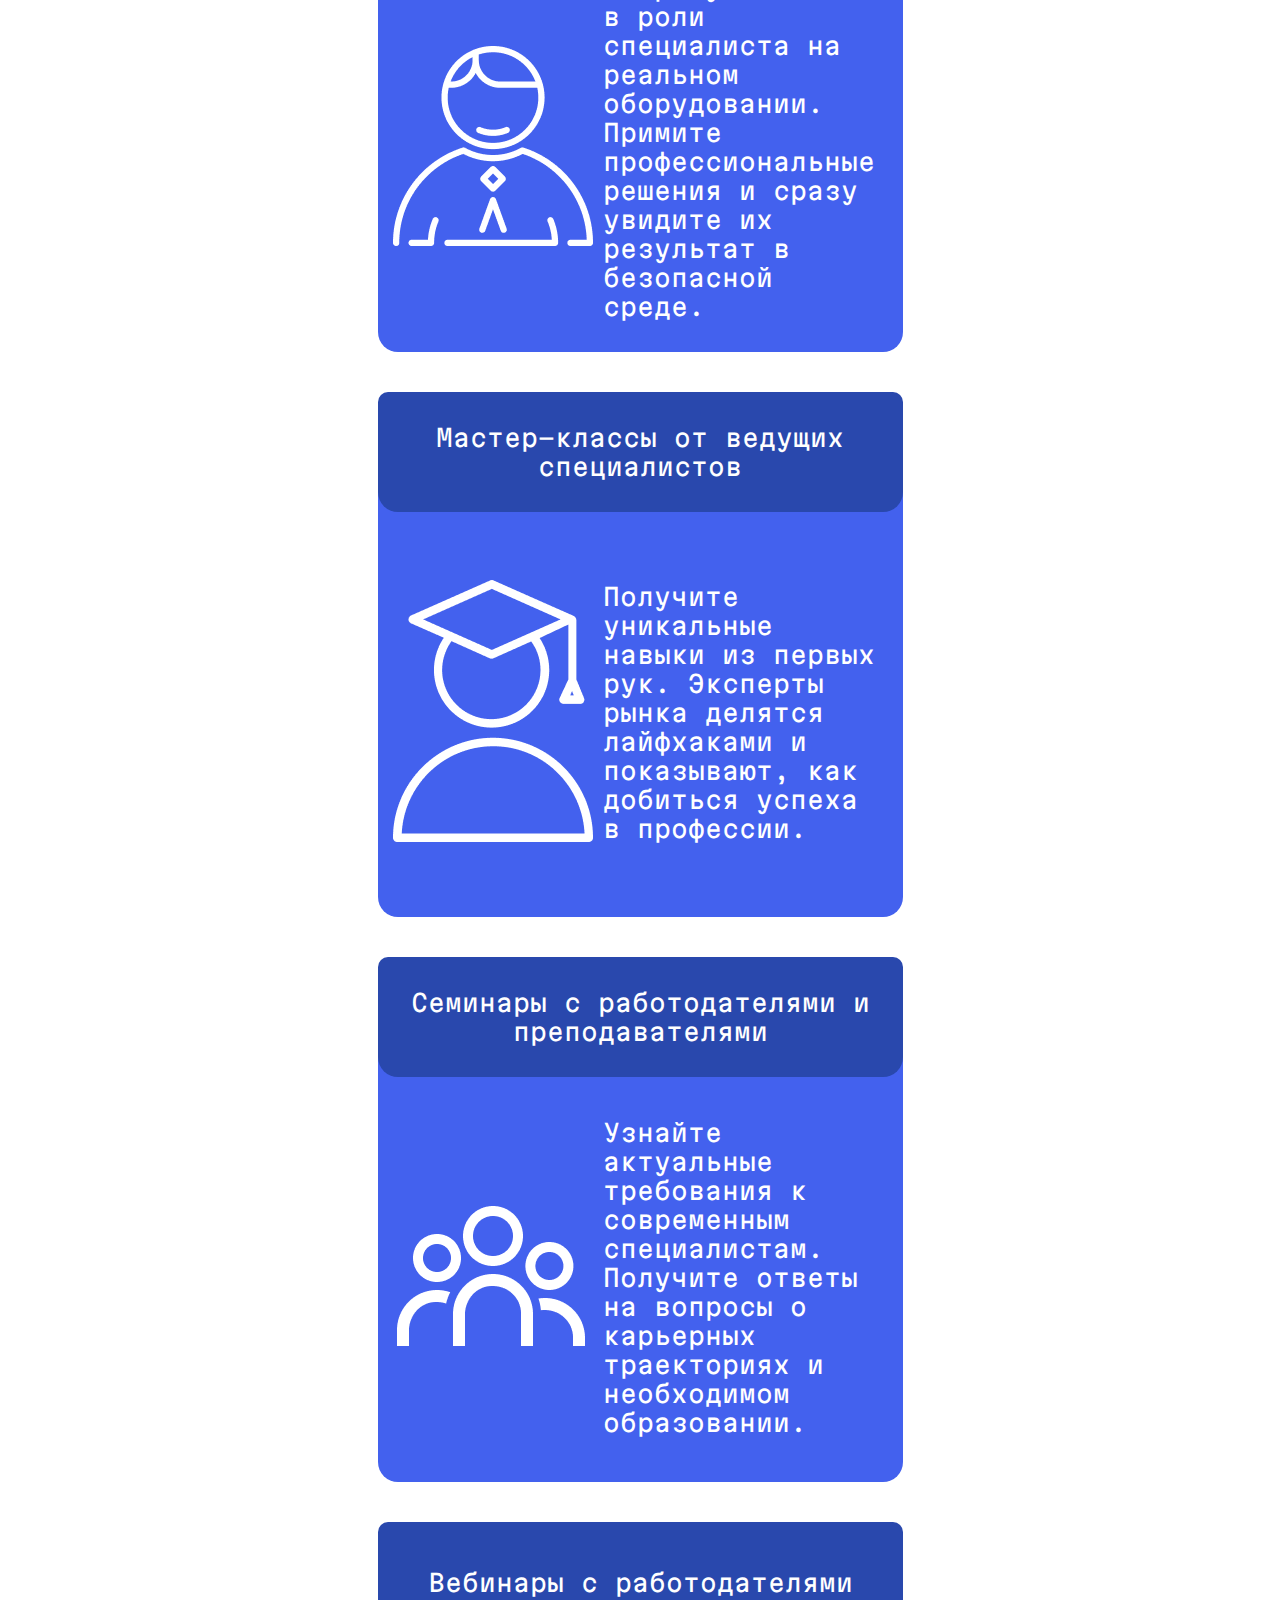
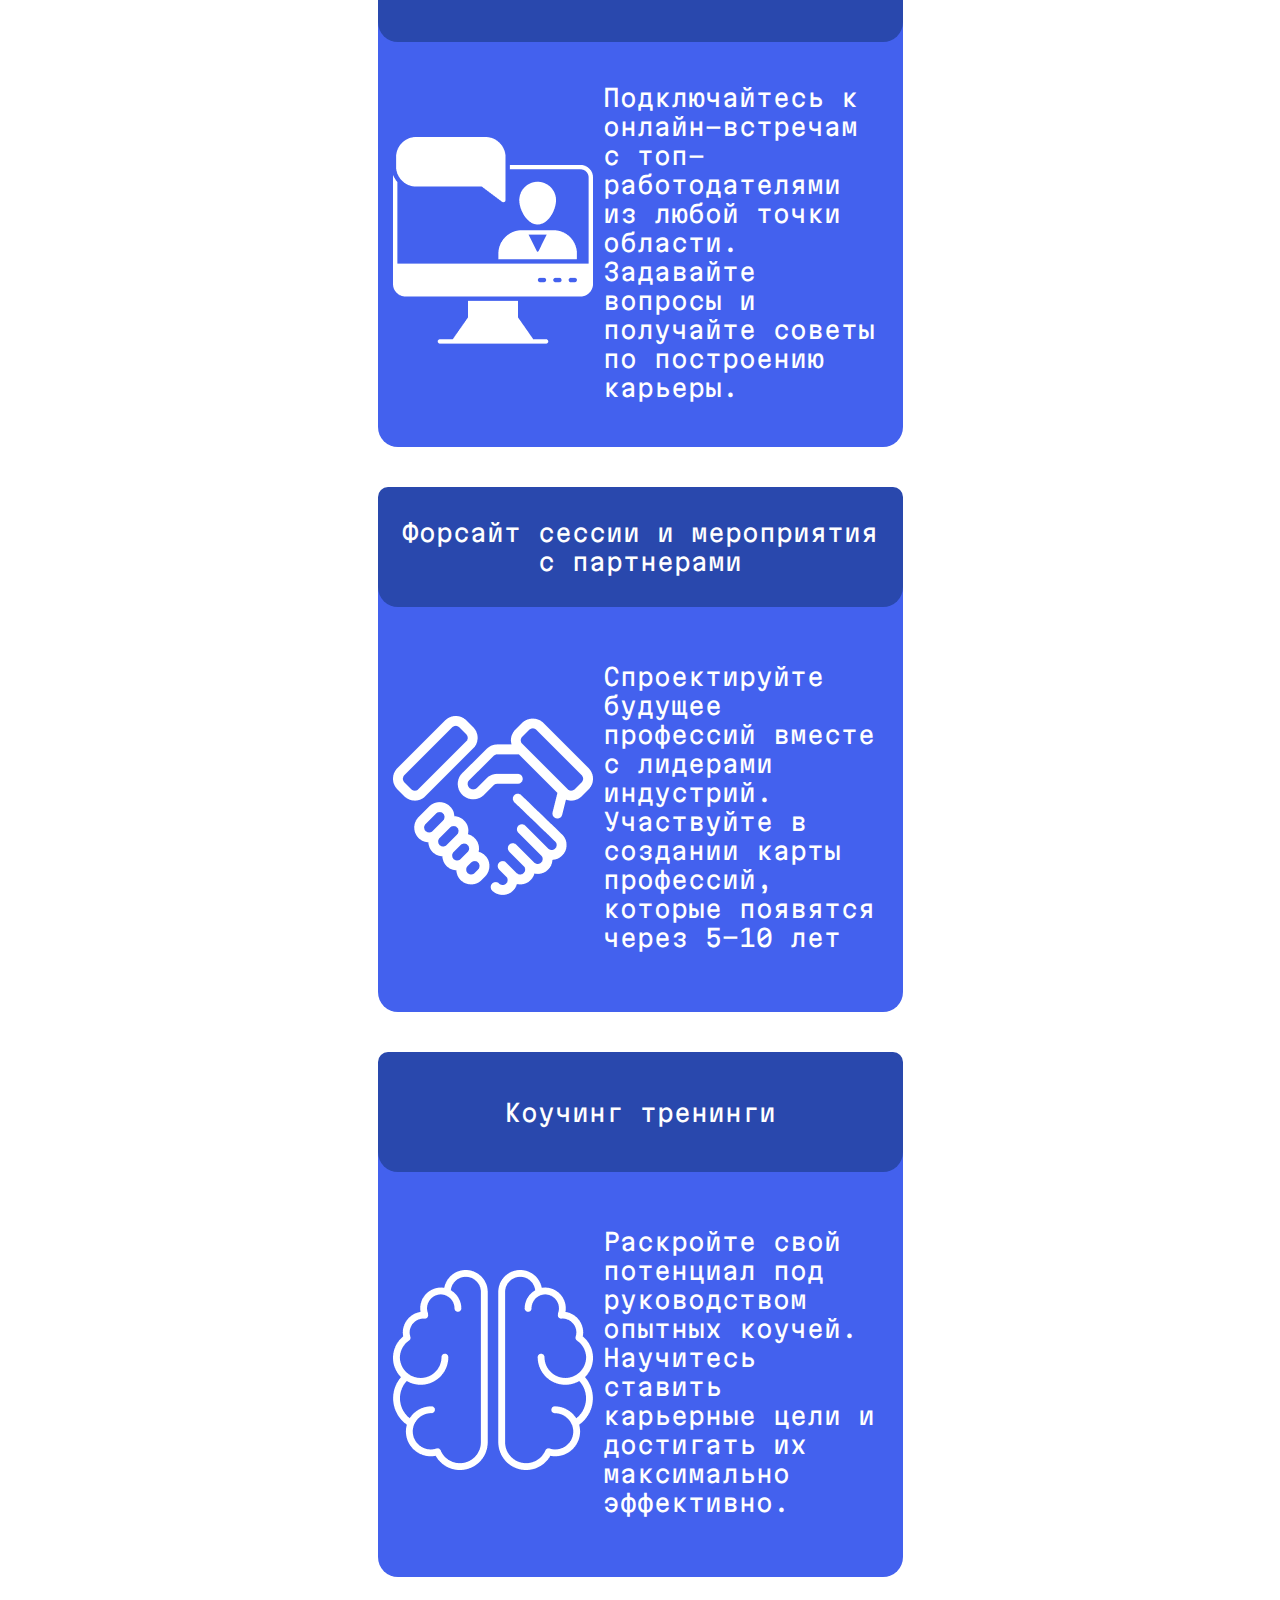
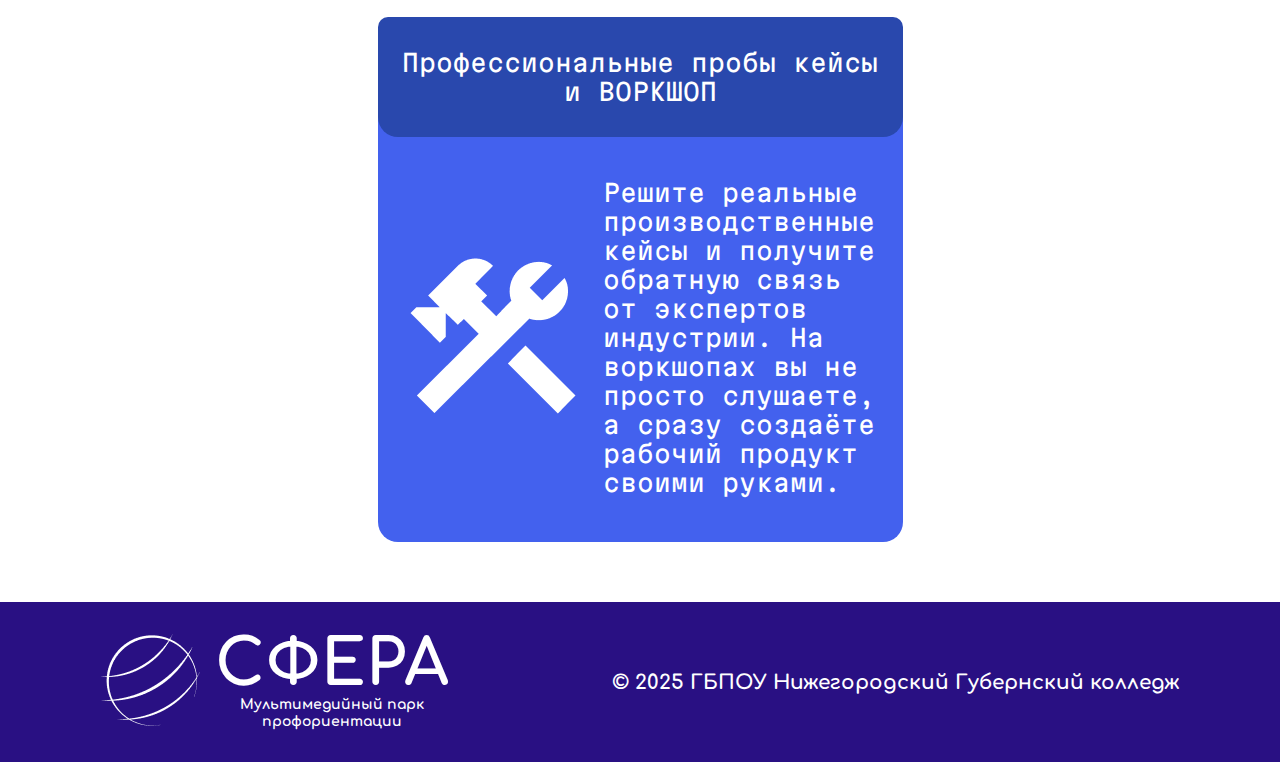
<file: index_two.html>
<!DOCTYPE html>
<html lang="ru">

<head>
    <meta charset="UTF-8">
    <meta name="viewport" content="width=device-width, initial-scale=1.0">
    <title>Мероприятия</title>
    <link rel="stylesheet" href="style_one.css">
</head>

<body>
    <header>
        <a href="index.html">
            <div class="logo">
                <div>
                    <img src="./img/logo.webp" alt="" height="92" width="100">
                </div>
                <div class="text-logo">
                    <h1>СФЕРА</h1>
                    <h3>Мультимедийный парк <br>
                        профориентации</h3>
                </div>
            </div>
        </a>
        <input type="checkbox" id="burger-toggle" class="burger-toggle">
        <label for="burger-toggle" class="burger-btn">
            <span></span>
            <span></span>
            <span></span>
        </label>

        <div class="links">
            <h2><a href="index_two.html">Мероприятия</a></h2>
            <h2><a href="Index_three.html">Контакты</a></h2>
        </div>
    </header>
    <main>
        <div class="container-five">
            <div class="zagl">
                <h1>Наши мероприятия</h1>
            </div>
            <div class="ivent-cards-container">
                <div class="card-ivent">
                    <div class="zagl-osobennyi">
                        <h1>VR-ЭКСКУРСИИ по предприятиям</h1>
                    </div>
                    <div class="ivent-img-text">
                        <div class="ivent-img">
                            <img src="./img/ivent (1).webp" alt="">
                        </div>
                        <div class="ivent-text">
                            <h2>Погрузитесь в рабочий день ведущих компаний через виртуальную реальность. Узнайте
                                изнутри,
                                как устроено современное производство, не выходя из парка</h2>
                        </div>
                    </div>
                </div>
                <div class="card-ivent">
                    <div class="zagl-osobennyi">
                        <h1>Прохождение тестов и игровых приложений по выбранной специальности</h1>
                    </div>
                    <div class="ivent-img-text">
                        <div class="ivent-img">
                            <img src="./img/ivent (9).webp" alt="">
                        </div>
                        <div class="ivent-text">
                            <h2>Определите свои сильные стороны через интерактивные тесты и игровые симуляторы. Узнайте,
                                какая профессия идеально подходит вашему типу личности.</h2>
                        </div>
                    </div>
                </div>
                <div class="card-ivent">
                    <div class="zagl-osobennyi">
                        <h1>Интерактивные профессиональные пробы</h1>
                    </div>
                    <div class="ivent-img-text">
                        <div class="ivent-img">
                            <img src="./img/ivent (8).webp" alt="">
                        </div>
                        <div class="ivent-text">
                            <h2>Попробуйте себя в роли специалиста на реальном оборудовании. Примите профессиональные
                                решения и сразу увидите их результат в безопасной среде.</h2>
                        </div>
                    </div>
                </div>
                <div class="card-ivent">
                    <div class="zagl-osobennyi">
                        <h1>Мастер-классы от ведущих специалистов</h1>
                    </div>
                    <div class="ivent-img-text">
                        <div class="ivent-img">
                            <img src="./img/ivent (7).webp" alt="">
                        </div>
                        <div class="ivent-text">
                            <h2>Получите уникальные навыки из первых рук. Эксперты рынка делятся лайфхаками и
                                показывают,
                                как добиться успеха в профессии.</h2>
                        </div>
                    </div>
                </div>
                <div class="card-ivent">
                    <div class="zagl-osobennyi">
                        <h1>Семинары с работодателями и преподавателями</h1>
                    </div>
                    <div class="ivent-img-text">
                        <div class="ivent-img">
                            <img src="./img/ivent (6).webp" alt="">
                        </div>
                        <div class="ivent-text">
                            <h2>Узнайте актуальные требования к современным специалистам. Получите ответы на вопросы о
                                карьерных траекториях и необходимом образовании.</h2>
                        </div>
                    </div>
                </div>
                <div class="card-ivent">
                    <div class="zagl-osobennyi">
                        <h1>Вебинары с работодателями</h1>
                    </div>
                    <div class="ivent-img-text">
                        <div class="ivent-img">
                            <img src="./img/ivent (5).webp" alt="">
                        </div>
                        <div class="ivent-text">
                            <h2>Подключайтесь к онлайн-встречам с топ-работодателями из любой точки области. Задавайте
                                вопросы и получайте советы по построению карьеры.</h2>
                        </div>
                    </div>
                </div>
                <div class="card-ivent">
                    <div class="zagl-osobennyi">
                        <h1>Форсайт сессии и мероприятия с партнерами</h1>
                    </div>
                    <div class="ivent-img-text">
                        <div class="ivent-img">
                            <img src="./img/ivent (4).webp" alt="">
                        </div>
                        <div class="ivent-text">
                            <h2>Спроектируйте будущее профессий вместе с лидерами индустрий. Участвуйте в создании карты
                                профессий, которые появятся через 5-10 лет</h2>
                        </div>
                    </div>
                </div>
                <div class="card-ivent">
                    <div class="zagl-osobennyi">
                        <h1>Коучинг тренинги</h1>
                    </div>
                    <div class="ivent-img-text">
                        <div class="ivent-img">
                            <img src="./img/ivent (3).webp" alt="">
                        </div>
                        <div class="ivent-text">
                            <h2>Раскройте свой потенциал под руководством опытных коучей. Научитесь ставить карьерные
                                цели и
                                достигать их максимально эффективно.</h2>
                        </div>
                    </div>
                </div>
                <div class="card-ivent">
                    <div class="zagl-osobennyi">
                        <h1>Профессиональные пробы кейсы и ВОРКШОП</h1>
                    </div>
                    <div class="ivent-img-text">
                        <div class="ivent-img">
                            <img src="./img/ivent (2).webp" alt="">
                        </div>
                        <div class="ivent-text">
                            <h2>Решите реальные производственные кейсы и получите обратную связь от экспертов индустрии.
                                На
                                воркшопах вы не просто слушаете, а сразу создаёте рабочий продукт своими руками.</h2>
                        </div>
                    </div>
                </div>
            </div>
        </div>
    </main>
    <footer>
        <div class="logo">
            <div>
                <img src="./img/logo.webp" alt="" height="92" width="100">
            </div>
            <div class="text-logo">
                <h1>СФЕРА</h1>
                <h3>Мультимедийный парк <br>
                    профориентации</h3>
            </div>
        </div>
        <div class="ngk">
            <h2>© 2025 ГБПОУ Нижегородский Губернский колледж</h2>
        </div>
    </footer>
</body>

</html>
</file>
<file: style_one.css>
@import url('https://fonts.googleapis.com/css2?family=Comfortaa:wght@300..700&display=swap');
@import url('https://fonts.googleapis.com/css2?family=Martian+Mono:wght@100..800&display=swap');

* {
    margin: 0;
    padding: 0;
    box-sizing: border-box;
}

h1,
h2,
h3,
h4,
h5,
h6 {
    margin: 0;
    padding: 0;
}

a {
    text-decoration: none;
    color: inherit;
}

body {
    margin: 0;
    padding: 0;
    text-align: center;
}

header {
    background-color: #291083;
    width: 100%;
    height: 120px;
    display: flex;
    justify-content: space-between;
    align-items: center;
    padding: 0 100px;
    color: white;
    font-family: 'Comfortaa', sans-serif;
    position: relative;
}

.logo {
    display: flex;
    align-items: center;
    gap: 15px;
    z-index: 1001;
    justify-content: flex-start;
}

.text-logo {
    display: flex;
    flex-direction: column;
    align-items: center;
    justify-content: center;
    height: 100%;
}

.text-logo h1 {
    font-size: 64px;
    line-height: 1;
}

.text-logo h3 {
    font-size: 14px;
    line-height: 1.2;
    text-align: center;
}

.links {
    display: flex;
    gap: 40px;
}

.links h2 {
    font-size: 32px;
}

.links h2 a:hover {
    color: #8766FF;
}

.burger-toggle {
    display: none;
}

.burger-btn {
    display: none;
    flex-direction: column;
    justify-content: space-between;
    width: 30px;
    height: 21px;
    cursor: pointer;
    z-index: 1001;
    position: relative;
}

.burger-btn span {
    display: block;
    height: 3px;
    width: 100%;
    background-color: white;
    border-radius: 3px;
    transition: all 0.3s ease;
}

main {
    font-family: 'Martian Mono', monospace;
    padding: 30px 0;
}

.container-one {
    display: flex;
    flex-direction: column;
    justify-content: center;
    align-items: center;
    padding: 30px 100px;
    gap: 30px;
}

.container-one h1 {
    font-weight: 400;
    font-size: 64px;
}

.container-one h3 {
    font-weight: 400;
    font-size: 24px;
}

.container-one h2 {
    font-weight: 400;
    font-size: 48px;
    text-align: start;
}

.sfera_main {
    width: 100%;
    display: flex;
    justify-content: space-between;
    gap: 20px;
    align-items: center;
}

.sfera_main img {
    width: 100%;
    height: 100%;
    object-fit: contain;
}

.container-two {
    display: flex;
    flex-direction: column;
    justify-content: center;
    align-items: center;
    padding: 30px 100px;
    gap: 40px;
}

.container-two h1 {
    font-weight: 400;
    font-size: 64px;
}

.slider {
    position: relative;
    width: 100%;
    display: flex;
    align-items: center;
    gap: 20px;
}

.slider-foto {
    display: flex;
    gap: 70px;
    overflow-x: auto;
    scroll-behavior: smooth;
    scrollbar-width: none;
    scroll-snap-type: x mandatory;
    margin: 0 auto;
    padding: 0 calc(50% - (min(100%, 400px) / 2));

}

.slider-foto::-webkit-scrollbar {
    display: none;
}

.slider-img {
    flex: 0 0 auto;
    scroll-snap-align: center;
}

.slider-img img {
    height: 460px;
    width: 100%;
    border-radius: 12px;
    object-fit: cover;
    display: block;
}

.slider-button-down,
.slider-button-next {
    position: absolute;
    top: 50%;
    transform: translateY(-50%);
    height: 60px;
    width: 60px;
    border-radius: 50%;
    display: flex;
    justify-content: center;
    align-items: center;
    cursor: pointer;
    z-index: 10;
}

.slider-button-down {
    left: 5px;
}

.slider-button-next {
    right: 5px;
}

.stars-sfera {
    display: flex;
    width: 100%;
    text-align: start;
    justify-content: space-between;
    align-items: center;
}

.text-stars h2 {
    font-weight: 400;
    font-size: 40px;
}

.container-three {
    display: flex;
    flex-direction: column;
    justify-content: center;
    align-items: center;
    padding: 30px 100px;
    gap: 40px;
}

.container-three h1 {
    font-weight: 400;
    font-size: 64px;
}

.tabs {
    width: 100%;
    display: flex;
    justify-content: space-between;
    gap: 20px;
}

.button-blue {
    height: 100px;
    padding: 10px 20px;
    background-color: #291083;
    color: white;
    border-radius: 20px;
    font-weight: 400;
    font-size: 48px;
    cursor: pointer;
    font-family: 'Martian Mono', monospace;
    border: none;
    flex: 1;
    white-space: nowrap;
    overflow: hidden;
    text-overflow: ellipsis;
    min-width: 0;
}

.button-blue:hover {
    background-color: #8766FF;
}

.button-blue.active {
    background-color: #6A41FF;
}

.content-block {
    display: none;
    flex-wrap: wrap;
    gap: 40px;
    justify-content: center;
    width: 100%;
}

#block1 {
    display: flex;
}

.combo {
    flex: 1;
    min-width: 750px;
    max-width: 810px;
    min-height: 470px;
    display: flex;
    flex-direction: column;
    gap: 10px;
}

.block-zagl {
    display: flex;
    flex-direction: column;
    min-height: 120px;
    background-color: #291083;
    align-items: center;
    justify-content: center;
    border-radius: 50px;
    padding: 20px;
}

.block-zagl h2 {
    max-width: 100%;
    word-break: break-word;
    font-weight: 400;
    font-size: 32px;
    color: white;
}

.block-img-text {
    background-color: #291083;
    color: white;
    padding: 20px;
    border-radius: 50px;
    display: flex;
    justify-content: space-between;
    align-items: stretch;
    gap: 20px;
    height: 100%;
    flex: 1;
}

.block-img {
    flex: 1;
    display: flex;
    align-items: center;
    justify-content: center;
}

.block-img img {
    max-width: 100%;
    height: auto;
    max-height: 300px;
    object-fit: contain;
}

.block-text {
    display: flex;
    flex-direction: column;
    gap: 40px;
    text-align: start;
    min-height: 230px;
    max-width: 290px;
    flex: 1;
    justify-content: center;
}

.block-text h3 {
    font-weight: 400;
    font-size: 24px;
    margin-bottom: 10px;
}

.block-text h4 {
    font-weight: 400;
    font-size: 20px;
    line-height: 1.4;
}

.container-four {
    display: flex;
    flex-direction: column;
    justify-content: center;
    align-items: center;
    padding: 30px 100px;
    gap: 30px;
}

.container-four h1 {
    font-weight: 400;
    font-size: 64px;
}

.map-contact {
    width: 100%;
    display: flex;
    justify-content: space-between;
    align-items: stretch;
    gap: 100px;
}

.map {
    flex: 1;
}

.map iframe {
    width: 100%;
    height: 550px;
    border: none;
    border-radius: 20px;
}

.contact {
    flex: 1;
}

.contact-text {
    display: flex;
    flex-direction: column;
    gap: 30px;
    height: 100%;
}

.h2-text {
    background-color: #291083;
    color: white;
    border-radius: 50px;
    padding: 20px;
}

.contact-text h2 {
    text-align: center;
    font-weight: 400;
    font-size: 24px;
}

.h3-text {
    display: flex;
    flex-direction: column;
    justify-content: center;
    background-color: #291083;
    color: white;
    border-radius: 50px;
    padding: 10px 30px 10px 30px;
    flex-grow: 1;
}

.contact-text h3 {
    text-align: start;
    font-weight: 400;
    font-size: 24px;
    margin-bottom: 20px;
}

.contact-text h3:last-child {
    margin-bottom: 0;
}

.contact-text a {
    display: flex;
    justify-content: center;
    align-items: center;
    font-size: 48px;
    gap: 15px;
    padding: 20px;
}

.contact-text a img {
    width: 40px;
    height: 40px;
}

footer {
    background-color: #291083;
    width: 100%;
    height: 160px;
    display: flex;
    justify-content: space-between;
    align-items: center;
    padding: 0 100px;
    color: white;
    font-family: 'Comfortaa', sans-serif;
}

footer .logo {
    justify-content: flex-start;
}

footer .text-logo {
    align-items: center;
}

footer .text-logo h3 {
    text-align: center;
}

.ngk h2 {
    font-size: 20px;
}

.container-five {
    display: flex;
    flex-direction: column;
    justify-content: center;
    align-items: center;
    padding: 30px 100px;
    gap: 40px;
}

.zagl h1 {
    font-weight: 400;
    font-size: 64px;
}

.ivent-cards-container {
    display: flex;
    flex-wrap: wrap;
    justify-content: center;
    gap: 40px;
    width: 100%;
}

.card-ivent {
    display: flex;
    flex-direction: column;
    background-color: #4361EE;
    color: white;
    min-width: 525px;
    min-height: 525px;
    border-radius: 20px;
    gap: 20px;
}

.zagl-osobennyi {
    display: flex;
    flex-direction: column;
    align-items: center;
    justify-content: center;
    height: 120px;
    background-color: #2948AD;
    border-radius: 10px 10px 20px 20px;
}

.zagl-osobennyi h1 {
    max-width: 485px;
    font-weight: 400;
    font-size: 24px;
}

.ivent-img-text {
    min-height: 360px;
    gap: 10px;
    display: flex;
    text-align: center;
    justify-content: center;
    align-items: center;
}

.ivent-text h2 {
    text-align: start;
    max-width: 285px;
    font-weight: 400;
    font-size: 24px;
}

@media (max-width: 1200px) {
    header {
        padding: 0 50px;
    }

    .container-one,
    .container-two,
    .container-three,
    .container-four,
    .container-five {
        padding: 30px 50px;
    }

    .text-logo h1 {
        font-size: 48px;
    }

    .links h2 {
        font-size: 28px;
    }

    .container-one h1,
    .container-two h1,
    .container-three h1,
    .container-four h1,
    .zagl h1 {
        font-size: 48px;
    }

    .container-one h2 {
        font-size: 36px;
    }

    .sfera_main {
        flex-direction: column;
        gap: 30px;
    }

    .button-blue {
        font-size: 48px;
        height: 80px;
        white-space: nowrap;
        overflow: hidden;
        text-overflow: ellipsis;
    }

    .combo {
        min-width: 100%;
    }

    .map-contact {
        flex-direction: column;
        gap: 50px;
    }

    .map iframe {
        height: 400px;
    }

    footer {
        padding: 0 50px;
        height: 140px;
    }

    .slider-img img {
        height: 450px;
    }

    .slider-foto {
        gap: 80px;
        padding: 0 15px;
        width: calc(100% - 30px);
    }

    .card-ivent {
        min-width: 400px;
        min-height: 450px;
    }

    .zagl-osobennyi {
        height: 100px;
    }

    .zagl-osobennyi h1 {
        font-size: 20px;
        max-width: 380px;
    }

    .ivent-img-text {
        min-height: 320px;
    }

    .ivent-text h2 {
        font-size: 20px;
        max-width: 250px;
    }
}

@media (max-width: 992px) {
    .burger-btn {
        display: flex;
    }

    .links {
        position: fixed;
        top: 0;
        right: -100%;
        width: 300px;
        height: 100vh;
        background-color: #291083;
        flex-direction: column;
        justify-content: center;
        align-items: center;
        gap: 40px;
        z-index: 1000;
        transition: right 0.3s ease;
    }

    .burger-toggle:checked~.links {
        right: 0;
    }

    .burger-toggle:checked~.burger-btn span:nth-child(1) {
        transform: rotate(45deg) translate(6px, 6px);
    }

    .burger-toggle:checked~.burger-btn span:nth-child(2) {
        opacity: 0;
    }

    .burger-toggle:checked~.burger-btn span:nth-child(3) {
        transform: rotate(-45deg) translate(7px, -6px);
    }

    .text-logo h1 {
        font-size: 36px;
    }

    .text-logo h3 {
        font-size: 12px;
        text-align: center;
    }

    .container-one h1,
    .container-two h1,
    .container-three h1,
    .container-four h1,
    .zagl h1 {
        font-size: 36px;
        text-align: center;
    }

    .container-one h2 {
        font-size: 28px;
        text-align: center;
    }

    .container-one h3 {
        font-size: 20px;
    }

    .slider-img img {
        height: 400px;
    }

    .slider-button-down,
    .slider-button-next {
        display: none;
    }

    .slider-foto {
        width: 100%;
        gap: 50px;
        padding: 0 10px;
        width: calc(100% - 20px);
    }

    .text-stars h2 {
        font-size: 28px;
    }

    .stars-sfera img {
        width: 100px;
        height: auto;
    }

    .tabs {
        flex-direction: column;
        gap: 15px;
    }

    .button-blue {
        font-size: 36px;
        height: 70px;
        width: 100%;
        white-space: nowrap;
        overflow: hidden;
        text-overflow: ellipsis;
    }

    .block-zagl h2 {
        font-size: 24px;
    }

    .block-img-text {
        flex-direction: column;
        text-align: center;
        gap: 30px;
        padding: 30px;
        min-height: 400px;
    }

    .block-img {
        flex: 0 0 auto;
        height: 200px;
    }

    .block-img img {
        max-height: 180px;
        width: auto;
    }

    .block-text {
        align-items: center;
        text-align: center;
        max-width: 100%;
        gap: 30px;
        min-height: auto;
    }

    .block-text h3 {
        font-size: 20px;
    }

    .block-text h4 {
        font-size: 18px;
    }

    .contact-text a {
        font-size: 36px;
    }

    footer {
        flex-direction: column;
        justify-content: center;
        gap: 20px;
        height: auto;
        padding: 30px 20px;
        text-align: center;
    }

    footer .logo {
        justify-content: center;
        text-align: center;
    }

    footer .text-logo {
        align-items: center;
    }

    .text-logo {
        align-items: center;
    }

    header .text-logo {
        align-items: center;
    }

    header .text-logo h3 {
        text-align: center;
    }

    .container-five {
        padding: 25px 30px;
        gap: 30px;
    }

    .card-ivent {
        min-width: 320px;
        min-height: 380px;
    }

    .zagl-osobennyi {
        height: 90px;
        padding: 10px;
    }

    .zagl-osobennyi h1 {
        font-size: 16px;
        max-width: 280px;
    }

    .ivent-img-text {
        min-height: 260px;
        padding: 20px;
        gap: 20px;
    }

    .ivent-text h2 {
        text-align: center;
        font-size: 16px;
        max-width: 100%;
    }
}

@media (max-width: 768px) {
    header {
        height: 100px;
        padding: 0 20px;
    }

    .container-one,
    .container-two,
    .container-three,
    .container-four,
    .container-five {
        padding: 20px;
        gap: 20px;
    }

    .text-logo h1 {
        font-size: 28px;
    }

    .text-logo h3 {
        font-size: 10px;
        text-align: center;
    }

    .logo img {
        height: 60px;
        width: 65px;
    }

    .container-one h1,
    .container-two h1,
    .container-three h1,
    .container-four h1,
    .zagl h1 {
        font-size: 28px;
    }

    .container-one h2 {
        font-size: 22px;
    }

    .container-one h3 {
        font-size: 18px;
    }

    .slider {
        gap: 0;
    }

    .slider-img img {
        height: 300px;
    }

    .slider-button-down,
    .slider-button-next {
        display: none;
    }

    .slider-foto {
        gap: 30px;
        padding: 0 10px;
        width: calc(100% - 20px);
    }

    .stars-sfera {
        flex-direction: column;
        gap: 20px;
        text-align: center;
    }

    .text-stars h2 {
        font-size: 22px;
    }

    .stars-sfera img {
        width: 80px;
    }

    .block-zagl {
        min-height: 80px;
        border-radius: 25px;
        padding: 15px;
    }

    .block-zagl h2 {
        font-size: 18px;
    }

    .block-img-text {
        border-radius: 25px;
        padding: 25px 15px;
        min-height: 350px;
    }

    .block-img {
        height: 150px;
    }

    .block-img img {
        max-height: 140px;
    }

    .block-text {
        gap: 25px;
    }

    .block-text h3 {
        font-size: 18px;
    }

    .block-text h4 {
        font-size: 16px;
    }

    .h2-text,
    .h3-text {
        border-radius: 25px;
        padding: 15px;
    }

    .contact-text h2 {
        font-size: 18px;
    }

    .contact-text h3 {
        font-size: 16px;
        margin-bottom: 15px;
    }

    .contact-text a {
        font-size: 24px;
        padding: 15px;
    }

    .map iframe {
        height: 300px;
    }

    .ngk h2 {
        font-size: 16px;
    }

    .text-logo {
        align-items: center;
    }

    footer .text-logo {
        align-items: center;
    }

    footer .text-logo h3 {
        text-align: center;
    }

    .button-blue {
        font-size: 28px;
        height: 65px;
        white-space: normal;
        overflow: visible;
        text-overflow: clip;
        line-height: 1.1;
        padding: 8px 12px;
    }

    .card-ivent {
        min-width: 100%;
        min-height: 350px;
    }

    .zagl-osobennyi {
        height: 80px;
        padding: 8px;
    }

    .zagl-osobennyi h1 {
        font-size: 14px;
        max-width: 90%;
    }

    .ivent-img-text {
        min-height: 240px;
        padding: 15px;
        gap: 15px;
    }

    .ivent-text h2 {
        font-size: 14px;
    }

    .zagl h1 {
        font-size: 22px;
    }

    .container-five {
        padding: 15px;
        gap: 15px;
    }

    .ivent-cards-container {
        gap: 15px;
    }
}

@media (max-width: 480px) {
    header {
        padding: 0 15px;
        height: 80px;
    }

    .logo img {
        height: 50px;
        width: 55px;
    }

    .text-logo h1 {
        font-size: 22px;
    }

    .text-logo h3 {
        font-size: 8px;
        text-align: center;
    }

    .burger-btn {
        width: 25px;
        height: 18px;
    }

    .burger-btn span {
        height: 2px;
    }

    .links {
        width: 250px;
    }

    .links h2 {
        font-size: 24px;
    }

    .container-one h1,
    .container-two h1,
    .container-three h1,
    .container-four h1,
    .zagl h1 {
        font-size: 24px;
    }

    .container-one h2 {
        font-size: 18px;
    }

    .container-one h3 {
        font-size: 16px;
    }

    .slider-img img {
        height: 250px;
    }

    .slider-foto {
        gap: 20px;
        padding: 0 8px;
        width: calc(100% - 16px);
    }

    .button-blue {
        font-size: 24px;
        height: 60px;
        border-radius: 15px;
        white-space: normal;
        overflow: visible;
        text-overflow: clip;
        line-height: 1.1;
        padding: 6px 10px;
    }

    .combo {
        min-height: 380px;
    }

    .block-img-text {
        min-height: 320px;
        padding: 20px 15px;
    }

    .block-img {
        height: 120px;
    }

    .block-img img {
        max-height: 110px;
    }

    .block-text {
        gap: 20px;
    }

    .text-logo {
        align-items: center;
    }

    .card-ivent {
        min-height: 320px;
    }

    .zagl-osobennyi {
        height: 70px;
        padding: 6px;
    }

    .zagl-osobennyi h1 {
        font-size: 12px;
    }

    .ivent-img-text {
        min-height: 220px;
        padding: 12px;
        gap: 12px;
    }

    .ivent-text h2 {
        font-size: 12px;
    }

    .zagl h1 {
        font-size: 20px;
    }
}
</file>
